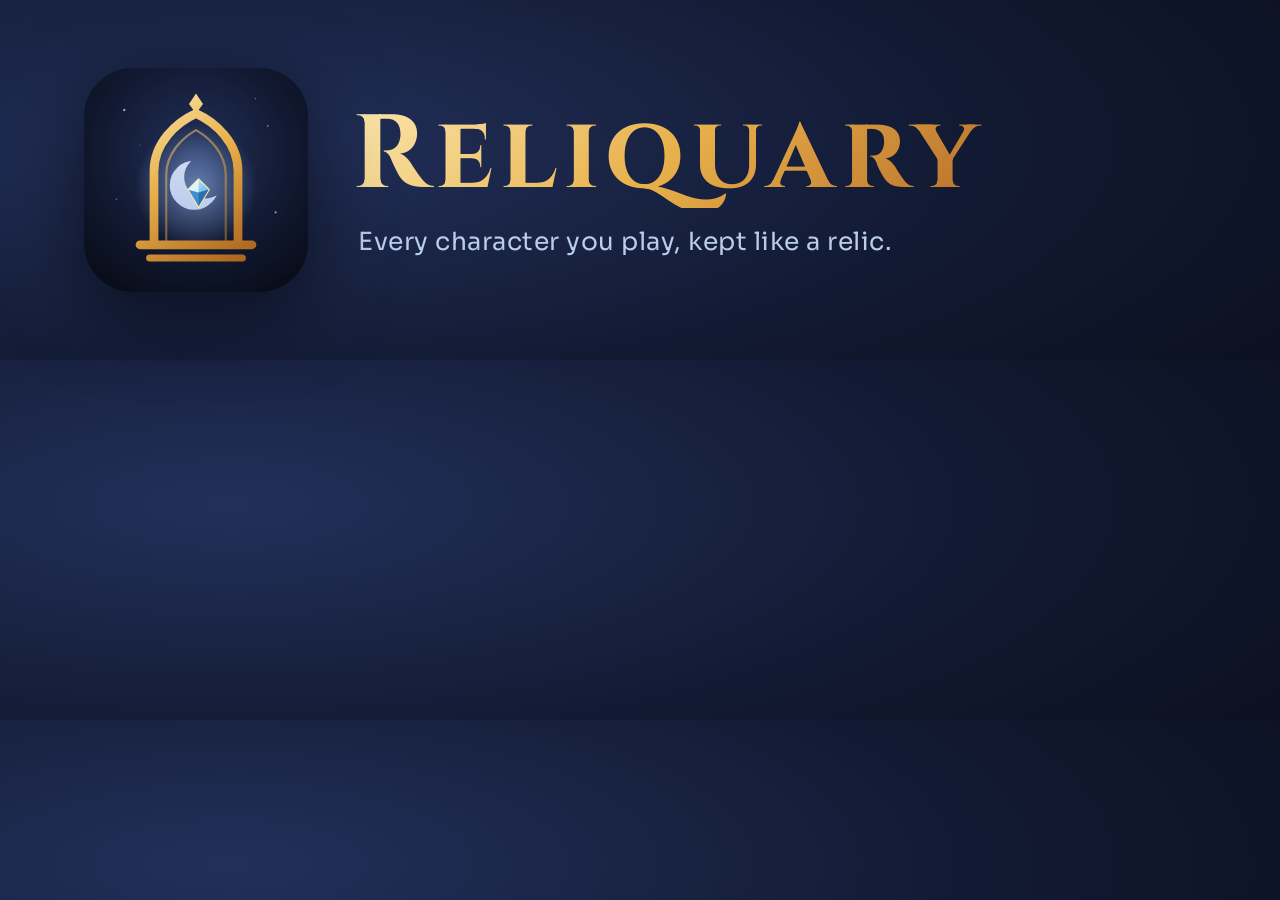
<file: brand/banner.html>
<!doctype html>
<html><head><meta charset="utf-8"><title>Reliquary banner</title>
<style>
@font-face { font-family: Cinzel; src: url(../web/fonts/cinzel-variable.woff2) format("woff2"); font-weight: 400 900; }
@font-face { font-family: Sora; src: url(../web/fonts/sora-variable.woff2) format("woff2"); font-weight: 100 800; }
html, body { margin: 0; }
body { width: 1280px; height: 360px; overflow: hidden; display: flex; align-items: center; gap: 44px; padding: 0 84px; box-sizing: border-box;
  background: radial-gradient(120% 140% at 18% 40%, #22305a 0%, #121a33 48%, #080b16 100%); color: #f5ecd9; font-family: Sora, sans-serif; }
img { width: 224px; height: 224px; filter: drop-shadow(0 18px 40px rgba(0,0,0,.55)); }
h1 { margin: 0; font-family: Cinzel, serif; font-weight: 700; font-size: 104px; letter-spacing: .06em; line-height: 1;
  background: linear-gradient(135deg, #fbe7ad 0%, #e8b04a 50%, #b8702a 100%); -webkit-background-clip: text; background-clip: text; color: transparent; }
p { margin: 18px 0 0 6px; font-size: 25px; font-weight: 400; letter-spacing: .02em; color: #bacdec; }
</style></head>
<body><img src="logo.svg" alt=""><div><h1>Reliquary</h1><p>Every character you play, kept like a relic.</p></div></body></html>
</file>
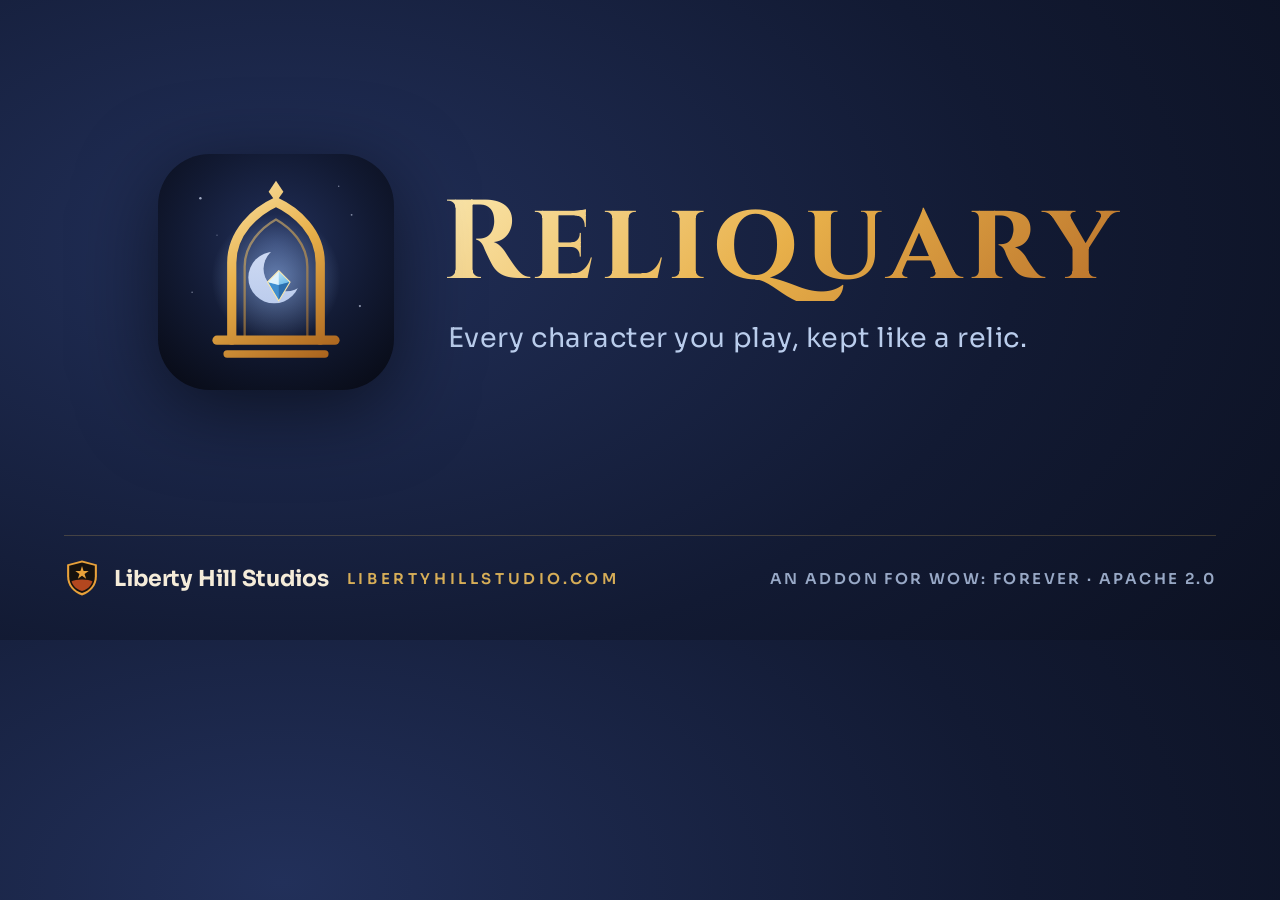
<file: brand/social-preview.html>
<!doctype html>
<html><head><meta charset="utf-8"><title>Reliquary social preview</title>
<!-- The picture GitHub shows when the repository is linked (Settings, Social preview): 1280x640,
     photographed by Chromium to social-preview.png. -->
<style>
@font-face { font-family: Cinzel; src: url(../web/fonts/cinzel-variable.woff2) format("woff2"); font-weight: 400 900; }
@font-face { font-family: Sora; src: url(../web/fonts/sora-variable.woff2) format("woff2"); font-weight: 100 800; }
html, body { margin: 0; }
body { width: 1280px; height: 640px; overflow: hidden; position: relative; box-sizing: border-box; color: #f5ecd9; font-family: Sora, sans-serif;
  background: radial-gradient(120% 140% at 22% 38%, #22305a 0%, #121a33 48%, #080b16 100%); }
.main { position: absolute; left: 0; right: 0; top: 0; bottom: 96px; display: flex; align-items: center; justify-content: center; gap: 48px; }
.main img { width: 236px; height: 236px; filter: drop-shadow(0 18px 40px rgba(0,0,0,.55)); }
h1 { margin: 0; font-family: Cinzel, serif; font-weight: 700; font-size: 112px; letter-spacing: .06em; line-height: 1;
  background: linear-gradient(135deg, #fbe7ad 0%, #e8b04a 50%, #b8702a 100%); -webkit-background-clip: text; background-clip: text; color: transparent; }
p { margin: 20px 0 0 6px; font-size: 27px; letter-spacing: .02em; color: #bacdec; }
.foot { position: absolute; left: 64px; right: 64px; bottom: 44px; display: flex; align-items: center; justify-content: space-between;
  padding-top: 24px; border-top: 1px solid rgba(236,190,91,.22); }
.studio { display: flex; align-items: center; gap: 14px; font-weight: 700; font-size: 22px; letter-spacing: -.005em; color: #f5ecd9; }
.studio img { width: 36px; height: 36px; }
.studio span { color: rgba(236,190,91,.9); font-weight: 600; font-size: 15px; letter-spacing: .24em; text-transform: uppercase; margin-left: 4px; }
.tag { font-weight: 600; font-size: 15px; letter-spacing: .16em; text-transform: uppercase; color: rgba(186,205,236,.8); }
</style></head>
<body>
<div class="main"><img src="logo.svg" alt=""><div><h1>Reliquary</h1><p>Every character you play, kept like a relic.</p></div></div>
<div class="foot"><div class="studio"><img src="../web/art/lhs-mark.svg" alt="">Liberty Hill Studios<span>libertyhillstudio.com</span></div>
<div class="tag">An addon for WoW: Forever · Apache 2.0</div></div>
</body></html>
</file>
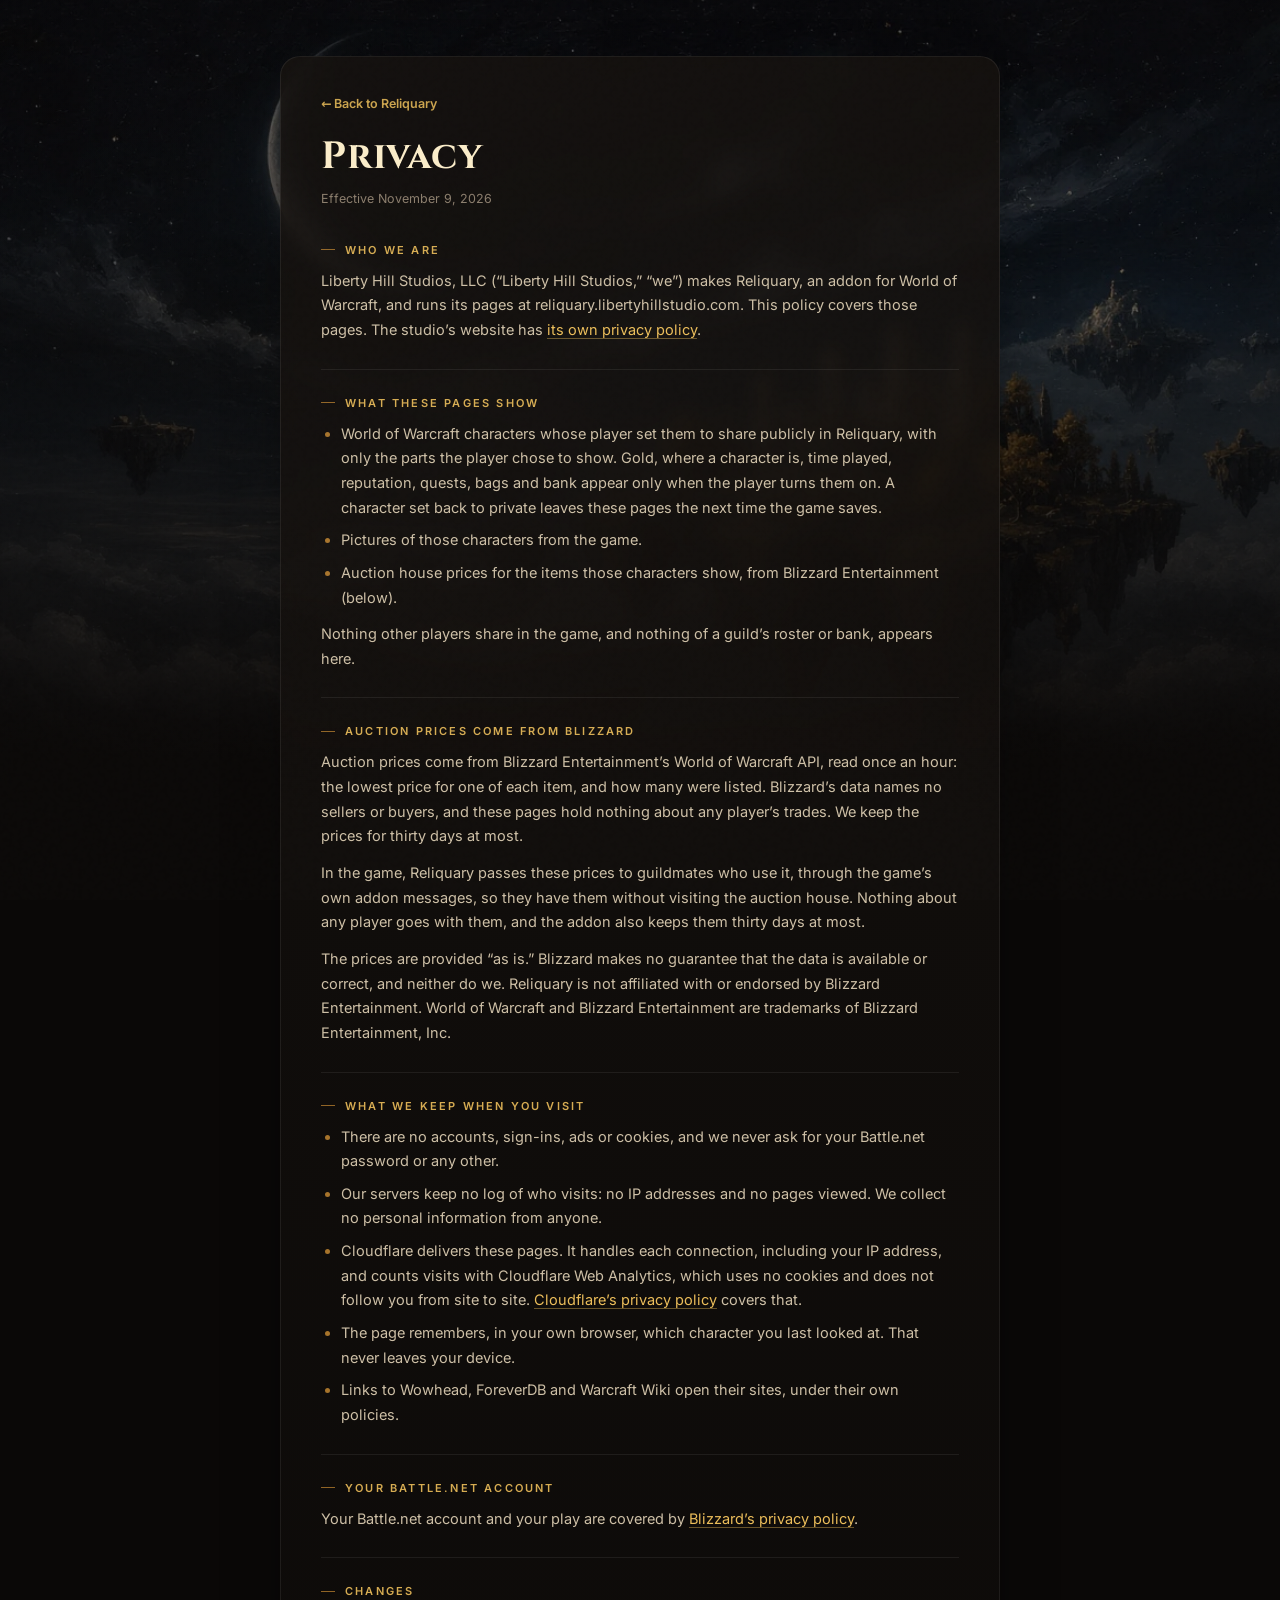
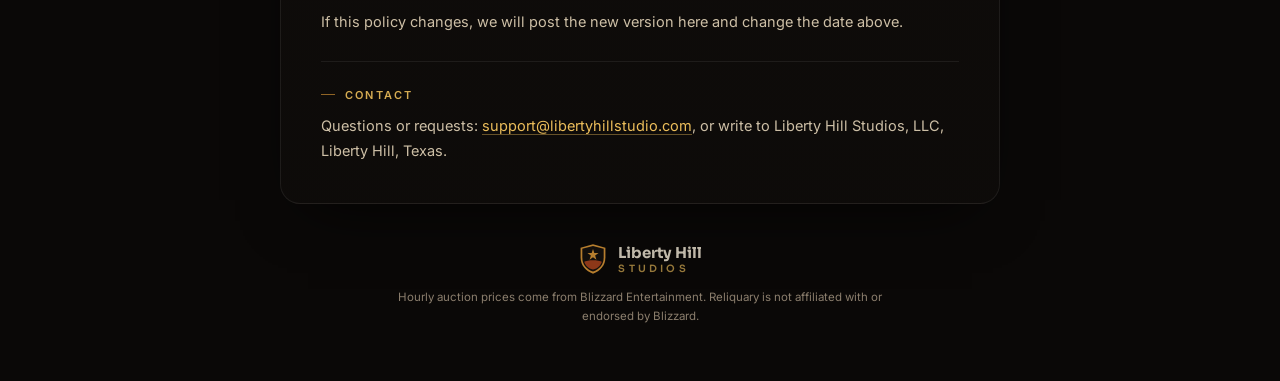
<file: web/privacy.html>
<!DOCTYPE html>
<html lang="en">
<head>
<meta charset="utf-8">
<meta name="viewport" content="width=device-width, initial-scale=1, viewport-fit=cover">
<meta name="theme-color" content="#0a0807">
<title>Privacy · Reliquary</title>
<meta name="description" content="What Reliquary's pages show, where their auction prices come from, and what they keep when you visit.">
<link rel="icon" type="image/png" href="art/icon-192.png">
<link rel="apple-touch-icon" href="art/icon-180.png">
<link rel="preload" href="fonts/cinzel-variable.woff2" as="font" type="font/woff2" crossorigin>
<link rel="preload" href="fonts/inter-variable.woff2" as="font" type="font/woff2" crossorigin>
<link rel="stylesheet" href="app.css">
</head>
<body>
<div class="heavens" aria-hidden="true"><img src="art/backdrop.webp" alt=""></div>
<main class="page docpage">
  <article class="card doc rise">
    <a class="docback" href="./">Back to Reliquary</a>
    <h1>Privacy</h1>
    <p class="docdate">Effective November 9, 2026</p>

    <section>
      <h2>Who we are</h2>
      <p>Liberty Hill Studios, LLC (“Liberty Hill Studios,” “we”) makes Reliquary, an addon for World of Warcraft, and runs its pages at reliquary.libertyhillstudio.com. This policy covers those pages. The studio’s website has <a href="https://libertyhillstudio.com/privacy" rel="noopener">its own privacy policy</a>.</p>
    </section>

    <section>
      <h2>What these pages show</h2>
      <ul>
        <li>World of Warcraft characters whose player set them to share publicly in Reliquary, with only the parts the player chose to show. Gold, where a character is, time played, reputation, quests, bags and bank appear only when the player turns them on. A character set back to private leaves these pages the next time the game saves.</li>
        <li>Pictures of those characters from the game.</li>
        <li>Auction house prices for the items those characters show, from Blizzard Entertainment (below).</li>
      </ul>
      <p>Nothing other players share in the game, and nothing of a guild’s roster or bank, appears here.</p>
    </section>

    <section>
      <h2>Auction prices come from Blizzard</h2>
      <p>Auction prices come from Blizzard Entertainment’s World of Warcraft API, read once an hour: the lowest price for one of each item, and how many were listed. Blizzard’s data names no sellers or buyers, and these pages hold nothing about any player’s trades. We keep the prices for thirty days at most.</p>
      <p>In the game, Reliquary passes these prices to guildmates who use it, through the game’s own addon messages, so they have them without visiting the auction house. Nothing about any player goes with them, and the addon also keeps them thirty days at most.</p>
      <p>The prices are provided “as is.” Blizzard makes no guarantee that the data is available or correct, and neither do we. Reliquary is not affiliated with or endorsed by Blizzard Entertainment. World of Warcraft and Blizzard Entertainment are trademarks of Blizzard Entertainment, Inc.</p>
    </section>

    <section>
      <h2>What we keep when you visit</h2>
      <ul>
        <li>There are no accounts, sign-ins, ads or cookies, and we never ask for your Battle.net password or any other.</li>
        <li>Our servers keep no log of who visits: no IP addresses and no pages viewed. We collect no personal information from anyone.</li>
        <li>Cloudflare delivers these pages. It handles each connection, including your IP address, and counts visits with Cloudflare Web Analytics, which uses no cookies and does not follow you from site to site. <a href="https://www.cloudflare.com/privacypolicy/" rel="noopener">Cloudflare’s privacy policy</a> covers that.</li>
        <li>The page remembers, in your own browser, which character you last looked at. That never leaves your device.</li>
        <li>Links to Wowhead, ForeverDB and Warcraft Wiki open their sites, under their own policies.</li>
      </ul>
    </section>

    <section>
      <h2>Your Battle.net account</h2>
      <p>Your Battle.net account and your play are covered by <a href="https://www.blizzard.com/en-us/legal/a4380ee5-5c8d-4e3b-83b7-ea26d01a9918/blizzard-entertainment-online-privacy-policy" rel="noopener">Blizzard’s privacy policy</a>.</p>
    </section>

    <section>
      <h2>Changes</h2>
      <p>If this policy changes, we will post the new version here and change the date above.</p>
    </section>

    <section>
      <h2>Contact</h2>
      <p>Questions or requests: <a href="mailto:support@libertyhillstudio.com">support@libertyhillstudio.com</a>, or write to Liberty Hill Studios, LLC, Liberty Hill, Texas.</p>
    </section>
  </article>
</main>
<footer class="studio">
  <a href="https://libertyhillstudio.com/" rel="noopener"><img src="art/lhs-mark.svg" alt="" width="30" height="30"><span><b>Liberty Hill</b><small>Studios</small></span></a>
  <p class="legal">Hourly auction prices come from Blizzard Entertainment. Reliquary is not affiliated with or endorsed by Blizzard.</p>
</footer>
</body>
</html>
</file>
<file: web/app.css>
/* Reliquary: the Liberty Hill Studios console's clothes (ink, gold, ember; Sora, Inter,
   JetBrains Mono), with Cinzel for a character's name and their ring's engraving and
   EB Garamond italic for the words of the story. */
@font-face { font-family: "Sora"; src: url("fonts/sora-variable.woff2") format("woff2"); font-weight: 100 800; font-display: swap; }
@font-face { font-family: "Inter"; src: url("fonts/inter-variable.woff2") format("woff2"); font-weight: 100 900; font-display: swap; }
@font-face { font-family: "JetBrains Mono"; src: url("fonts/jetbrains-mono-variable.woff2") format("woff2"); font-weight: 100 800; font-display: swap; }
@font-face { font-family: "Cinzel"; src: url("fonts/cinzel-variable.woff2") format("woff2"); font-weight: 400 900; font-display: swap; }
@font-face { font-family: "EB Garamond"; src: url("fonts/eb-garamond-italic-variable.woff2") format("woff2"); font-style: italic; font-weight: 400 800; font-display: swap; }

:root {
  color-scheme: dark;
  --ink-950: 10 8 7; --ink-900: 15 12 10; --ink-850: 21 17 14; --ink-800: 27 22 18; --ink-750: 34 27 22; --ink-700: 43 35 28; --ink-600: 58 47 37;
  --gold-100: 250 236 201; --gold-200: 243 214 147; --gold-300: 236 190 91; --gold-400: 232 161 58; --gold-500: 212 132 42; --gold-600: 179 102 31;
  --ember-300: 229 122 83; --ember-400: 212 84 43; --ember-500: 179 71 31;
  --parchment: 245 236 217; --parchment-muted: 205 191 166; --parchment-dim: 164 151 126; --parchment-faint: 139 126 109;
  --verdant: 95 184 122; --sky: 90 168 224; --moon: 186 204 236; --amberlite: 232 194 90; --crimson: 224 96 79; --plum: 168 120 216; --cyan: 111 199 194;
  --hairline: 255 255 255;
  --q0: #9d9d9d; --q1: #f5ecd9; --q2: #1eff00; --q3: #3d9bff; --q4: #b763ff; --q5: #ff8000; --q6: #e6cc80; --q7: #00ccff;
  --shadow-panel: 0 24px 60px -28px rgba(0,0,0,.85);
  --grad-gold-sheen: linear-gradient(135deg,#f3d693 0%,#e8a13a 45%,#b3661f 100%);
  --grain: url("data:image/svg+xml,%3Csvg viewBox='0 0 200 200' xmlns='http://www.w3.org/2000/svg'%3E%3Cfilter id='n'%3E%3CfeTurbulence type='fractalNoise' baseFrequency='0.9' numOctaves='4' stitchTiles='stitch'/%3E%3C/filter%3E%3Crect width='100%25' height='100%25' filter='url(%23n)' opacity='0.4'/%3E%3C/svg%3E");
  --display: "Sora", ui-sans-serif, system-ui, sans-serif;
  --sans: "Inter", ui-sans-serif, system-ui, sans-serif;
  --mono: "JetBrains Mono", ui-monospace, SFMono-Regular, Menlo, monospace;
  --name: "Cinzel", "Trajan Pro", Georgia, serif;
  --story: "EB Garamond", Georgia, serif;
  --ease-out: cubic-bezier(.22,1,.36,1);
  /* An iPhone's notch, status bar and home bar (none on a computer). The page draws under them
     (viewport-fit=cover, and a translucent status bar in the Home Screen app), so what has to be
     read or tapped keeps clear of them. */
  --safe-t: env(safe-area-inset-top, 0px); --safe-r: env(safe-area-inset-right, 0px);
  --safe-b: env(safe-area-inset-bottom, 0px); --safe-l: env(safe-area-inset-left, 0px);
}
* { box-sizing: border-box; min-width: 0; }
html, body { margin: 0; max-width: 100%; overflow-x: clip; }
body {
  font-family: var(--sans); font-size: 13.5px; line-height: 1.5; color: rgb(var(--parchment));
  background: rgb(var(--ink-950)); min-height: 100vh; -webkit-font-smoothing: antialiased;
}
body::before { content: ""; position: fixed; inset: 0; background-image: var(--grain); opacity: .035; pointer-events: none; z-index: 50; mix-blend-mode: screen; }
::selection { background: rgba(232,161,58,.28); color: #fff; }
a { color: rgb(var(--gold-300)); }
:focus-visible { outline: 2px solid rgb(var(--gold-400)); outline-offset: 2px; border-radius: 6px; }
button { font: inherit; color: inherit; }
h1, h2, h3 { margin: 0; }
.mono { font-family: var(--mono); font-variant-numeric: tabular-nums; }
.num { font-family: var(--display); font-variant-numeric: tabular-nums; letter-spacing: -.01em; }
.dim { color: rgb(var(--parchment-dim)); } .faint { color: rgb(var(--parchment-faint)); } .muted { color: rgb(var(--parchment-muted)); }
.story { font-family: var(--story); font-style: italic; font-size: 1.12em; color: rgb(var(--parchment-muted)); }
.sr { position: absolute; width: 1px; height: 1px; overflow: hidden; clip-path: inset(50%); white-space: nowrap; }

/* ── The sky: the backdrop painting behind the hero, melting into ink ─────────── */
.heavens { position: absolute; inset: 0 0 auto 0; height: 760px; z-index: 0; overflow: hidden; pointer-events: none; }
.heavens img { width: 100%; height: 100%; object-fit: cover; object-position: 50% 30%; opacity: .62; filter: saturate(.9) contrast(1.05); transform: scale(1.04); animation: drift 60s ease-in-out infinite alternate; }
.heavens::after { content: ""; position: absolute; inset: 0;
  background:
    linear-gradient(180deg, rgba(10,8,7,.35) 0%, rgba(10,8,7,.15) 30%, rgba(10,8,7,.75) 70%, rgb(10,8,7) 100%),
    radial-gradient(900px 500px at 18% 40%, rgba(10,8,7,.55), transparent 70%); }
@keyframes drift { from { transform: scale(1.04) translate3d(0,0,0); } to { transform: scale(1.09) translate3d(-1.5%, -1%, 0); } }

.page { position: relative; z-index: 1; max-width: 1480px; margin: 0 auto; padding: calc(16px + var(--safe-t)) max(20px, var(--safe-r)) 80px max(20px, var(--safe-l)); }

/* ── Top strip: characters and the save light ──────────────────────────────────── */
.strip { display: flex; align-items: center; gap: 12px; margin-bottom: 18px; }
.roster { display: flex; gap: 6px; overflow-x: auto; scrollbar-width: none; flex: 1; padding: 2px; }
.roster::-webkit-scrollbar { display: none; }
.who-chip { display: inline-flex; align-items: center; gap: 8px; flex: 0 0 auto; padding: 5px 12px 5px 5px; border-radius: 999px; border: 1px solid rgb(var(--hairline)/.1);
  background: rgb(var(--ink-950)/.55); backdrop-filter: blur(8px); cursor: pointer; font-size: 12px; font-weight: 600; color: rgb(var(--parchment-dim));
  transition: border-color .25s, background .25s, color .25s; }
.who-chip:hover { color: rgb(var(--parchment)); border-color: rgb(var(--gold-400)/.35); }
.who-chip[aria-pressed="true"] { color: rgb(var(--gold-100)); border-color: rgb(var(--gold-400)/.55); background: rgb(var(--gold-400)/.12); box-shadow: 0 0 24px -10px rgba(232,161,58,.6); }
.who-chip .av { position: relative; flex: 0 0 auto; width: 28px; height: 28px; margin-right: 7px; border-radius: 50%; background: rgb(var(--ink-900));
  box-shadow: 0 0 0 2px var(--cc, rgb(var(--parchment-dim))); }
.who-chip .av .ini { display: grid; place-items: center; width: 100%; height: 100%; font: 700 14px var(--name); color: rgb(var(--gold-200)/.8); }
.who-chip .av .face { position: absolute; inset: 0; border-radius: 50%; overflow: hidden; }
/* The face crop holds head and shoulders; at this size, lean in on her face. */
.who-chip .av img { width: 100%; height: 100%; object-fit: cover; transform: scale(1.4); transform-origin: 50% 58%; }
.who-chip .av .missing::before { content: none; }
.who-chip .lv { position: absolute; right: -10px; bottom: -6px; display: grid; place-items: center; min-width: 16px; height: 16px; padding: 0 3px; border-radius: 999px;
  font: 700 9px var(--display); color: rgb(var(--ink-950)); background: var(--cc, rgb(var(--parchment-dim))); box-shadow: 0 0 0 2px rgb(var(--ink-950)); }
.saved { display: inline-flex; align-items: center; gap: 8px; flex: 0 0 auto; padding: 6px 12px; border-radius: 999px; font-size: 11.5px; font-weight: 600; letter-spacing: .02em;
  border: 1px solid rgb(var(--hairline)/.1); background: rgb(var(--ink-950)/.55); backdrop-filter: blur(8px); color: rgb(var(--parchment-dim)); }
.saved i { width: 7px; height: 7px; border-radius: 50%; background: rgb(var(--parchment-faint)); }
.saved.live i { background: rgb(var(--verdant)); box-shadow: 0 0 10px rgb(var(--verdant)/.8); animation: pulse 2.4s ease-in-out infinite; }
.saved.flash { animation: flash 1.6s var(--ease-out); }
@keyframes flash { 0% { border-color: rgb(var(--gold-400)/.9); box-shadow: 0 0 30px -4px rgba(232,161,58,.8); color: rgb(var(--gold-100)); } 100% { } }
@keyframes pulse { 0%,100% { opacity: 1; transform: scale(1);} 50% { opacity: .5; transform: scale(.8);} }
.sample-tag { flex: 0 0 auto; padding: 6px 12px; border-radius: 999px; font-size: 11px; font-weight: 700; letter-spacing: .12em; text-transform: uppercase;
  color: rgb(var(--sky)); border: 1px solid rgb(var(--sky)/.35); background: rgb(var(--sky)/.12); text-decoration: none; }

/* ── Hero ────────────────────────────────────────────────────────────────────── */
.hero { display: grid; grid-template-columns: auto 1fr; gap: 44px; align-items: center; padding: 26px 8px 34px; }
.ring { position: relative; width: 300px; height: 300px; flex: 0 0 auto; }
.ring svg { position: absolute; inset: 0; overflow: visible; }
.ring .track { fill: none; stroke: rgb(var(--hairline)/.07); }
.ring .arc { fill: none; stroke-linecap: round; transform: rotate(-90deg); transform-origin: 150px 150px; transition: stroke-dashoffset 1.2s var(--ease-out); }
.ring .arc.xp { stroke: url(#gXP); filter: drop-shadow(0 0 7px rgba(232,161,58,.55)); }
.ring .arc.rest { stroke: url(#gRest); filter: drop-shadow(0 0 6px rgba(186,204,236,.45)); }
.ring .engrave { font: 600 11px var(--name); letter-spacing: .2em; fill: rgb(var(--gold-200)/.5); text-transform: uppercase; }
.ring .spin { transform-origin: 150px 150px; animation: spin 140s linear infinite; }
@keyframes spin { to { transform: rotate(360deg); } }
.ring .portrait { position: absolute; inset: 46px; border-radius: 50%; overflow: hidden; background: rgb(var(--ink-900));
  box-shadow: inset 0 0 0 1px rgb(var(--hairline)/.1), 0 18px 60px -14px rgba(0,0,0,.95), 0 0 0 6px rgb(var(--ink-950)/.6); }
.ring .portrait img { width: 100%; height: 100%; object-fit: cover; object-position: 50% 28%; transform: scale(1.02); }
.ring .portrait .face { display: block; width: 100%; height: 100%; padding: 0; border: 0; background: none; cursor: zoom-in; }
.ring .portrait .face img { object-position: 50% 50%; }
.ring .portrait .face:focus-visible { outline: 2px solid rgb(var(--gold-300)); outline-offset: -4px; border-radius: 50%; }
.ring .portrait .initial { display: grid; place-items: center; width: 100%; height: 100%; font: 700 84px var(--name); color: rgb(var(--gold-200)/.8);
  background: radial-gradient(circle at 50% 35%, rgb(var(--ink-700)), rgb(var(--ink-950))); }
.ring .halo { position: absolute; inset: 36px; border-radius: 50%; box-shadow: 0 0 0 1px rgba(232,161,58,.22), 0 0 60px -6px rgba(232,161,58,.35); animation: breathe 5s ease-in-out infinite; pointer-events: none; }
@keyframes breathe { 0%,100% { opacity: .5; } 50% { opacity: 1; } }
.ring .medal { position: absolute; left: 50%; bottom: 22px; transform: translateX(-50%); display: grid; place-items: center; width: 62px; height: 62px; border-radius: 50%;
  background: radial-gradient(circle at 35% 30%, #3a2c1d, #120e0b 70%); border: 1px solid rgb(var(--gold-400)/.55);
  box-shadow: 0 10px 30px -8px rgba(0,0,0,.9), inset 0 0 18px rgba(232,161,58,.18), 0 0 22px -6px rgba(232,161,58,.6); }
.ring .medal b { font: 700 24px var(--display); color: rgb(var(--gold-100)); line-height: 1; letter-spacing: -.03em; }
.ring .medal span { position: absolute; bottom: 9px; font: 700 7.5px var(--sans); letter-spacing: .2em; color: rgb(var(--gold-300)/.75); text-transform: uppercase; }

.ident .eyebrow { font-size: 11px; font-weight: 600; letter-spacing: .24em; text-transform: uppercase; color: rgb(var(--gold-300)/.85); }
.ident h1 { font: 600 clamp(38px, 5.4vw, 68px)/1.02 var(--name); letter-spacing: .02em; margin: 8px 0 6px;
  background: linear-gradient(180deg, #fbf1dc 0%, #efd49b 55%, #c99447 100%); -webkit-background-clip: text; background-clip: text; color: transparent;
  text-shadow: 0 0 0 transparent; filter: drop-shadow(0 6px 24px rgba(0,0,0,.6)); }
.ident .fulltitle { font-family: var(--story); font-style: italic; font-size: 19px; color: rgb(var(--parchment-muted)); margin-bottom: 10px; }
.ident .line { font-size: 15px; color: rgb(var(--parchment)); }
.ident .line b { font-weight: 600; }
.tags { display: flex; flex-wrap: wrap; gap: 8px; margin-top: 14px; }
.tag { display: inline-flex; align-items: center; gap: 7px; padding: 5px 11px; border-radius: 999px; font-size: 11.5px; font-weight: 600; border: 1px solid rgb(var(--hairline)/.12);
  background: rgb(var(--ink-950)/.5); backdrop-filter: blur(6px); color: rgb(var(--parchment-muted)); }
.tag svg { width: 13px; height: 13px; opacity: .8; }
.tag.gold { color: rgb(var(--gold-200)); border-color: rgb(var(--gold-400)/.35); background: rgb(var(--gold-400)/.1); }
.tag.crimson { color: rgb(236 140 126); border-color: rgb(var(--crimson)/.35); background: rgb(var(--crimson)/.1); }
.tag.sky { color: rgb(var(--moon)); border-color: rgb(var(--moon)/.3); background: rgb(var(--moon)/.08); }

.xpbar { margin-top: 20px; max-width: 640px; }
.xpbar .row { display: flex; justify-content: space-between; align-items: baseline; font-size: 12px; color: rgb(var(--parchment-dim)); margin-bottom: 7px; }
.xpbar .row b { color: rgb(var(--parchment)); font-weight: 600; }
.xpbar .bar { position: relative; height: 10px; border-radius: 6px; background: rgb(var(--hairline)/.06); overflow: hidden; box-shadow: inset 0 0 0 1px rgb(var(--hairline)/.05); }
.xpbar .bar i { position: absolute; top: 0; bottom: 0; left: 0; border-radius: 6px; transition: width 1.2s var(--ease-out); }
.xpbar .bar i.rest { background: linear-gradient(90deg, rgb(var(--moon)/.25), rgb(var(--moon)/.45)); }
.xpbar .bar i.xp { background: var(--grad-gold-sheen); box-shadow: 0 0 14px rgba(232,161,58,.6); }
.xpbar .bar .ticks { position: absolute; inset: 0; background: repeating-linear-gradient(90deg, transparent 0 calc(5% - 1px), rgba(10,8,7,.55) calc(5% - 1px) 5%); }

.vitals { display: grid; grid-template-columns: repeat(4, minmax(0, 1fr)); gap: 10px; margin-top: 18px; max-width: 760px; }
.vital { padding: 11px 14px; border-radius: 14px; border: 1px solid rgb(var(--hairline)/.08); background: rgb(var(--ink-950)/.55); backdrop-filter: blur(8px); }
.vital .k { font-size: 10px; font-weight: 600; letter-spacing: .16em; text-transform: uppercase; color: rgb(var(--parchment-faint)); }
.vital .v { font: 700 20px var(--display); margin-top: 3px; letter-spacing: -.02em; white-space: nowrap; }
.vital .s { font-size: 11px; color: rgb(var(--parchment-faint)); margin-top: 1px; white-space: nowrap; overflow: hidden; text-overflow: ellipsis; }
.vital.hp .v { color: rgb(var(--verdant)); } .vital.mp .v { color: rgb(var(--sky)); }
.coin { display: inline-flex; align-items: baseline; gap: 3px; margin-right: 6px; }
.coin::after { content: ""; width: 9px; height: 9px; border-radius: 50%; transform: translateY(-1px); box-shadow: inset 0 -2px 2px rgba(0,0,0,.35); }
.coin-g::after { background: radial-gradient(circle at 35% 35%, #fff2b8, #e3b23c 60%, #9a6a12); }
.coin-s::after { background: radial-gradient(circle at 35% 35%, #ffffff, #c4c7d0 60%, #7b7f8a); }
.coin-c::after { background: radial-gradient(circle at 35% 35%, #ffd1b0, #c26f3a 60%, #7a3d17); }

/* ── Cards ──────────────────────────────────────────────────────────────────── */
.grid { display: grid; grid-template-columns: repeat(12, minmax(0, 1fr)); gap: 16px; }
.card { grid-column: span 12; position: relative; padding: 20px; border-radius: 20px; border: 1px solid rgb(var(--hairline)/.07);
  background: linear-gradient(180deg, rgb(var(--ink-850)/.82), rgb(var(--ink-900)/.82)); backdrop-filter: blur(8px); box-shadow: var(--shadow-panel); }
.card > header { display: flex; align-items: baseline; justify-content: space-between; gap: 12px; margin-bottom: 16px; }
.card h2 { font: 600 11px var(--sans); letter-spacing: .2em; text-transform: uppercase; color: rgb(var(--gold-300)/.9); display: flex; align-items: center; gap: 10px; }
.card h2::before { content: ""; width: 14px; height: 1px; background: rgb(var(--gold-400)/.6); }
.card header small { font-size: 11.5px; color: rgb(var(--parchment-faint)); }
.stack { display: grid; gap: 16px; align-content: start; }
.c-12 { grid-column: span 12; } .c-8 { grid-column: span 8; } .c-7 { grid-column: span 7; } .c-6 { grid-column: span 6; } .c-5 { grid-column: span 5; } .c-4 { grid-column: span 4; }
.rise { animation: rise .7s var(--ease-out) both; animation-delay: calc(var(--i, 0) * 70ms); }
@keyframes rise { from { opacity: 0; transform: translateY(14px); } to { opacity: 1; transform: none; } }

/* ── Icons ──────────────────────────────────────────────────────────────────── */
.ico { position: relative; display: inline-grid; place-items: center; width: var(--s, 44px); height: var(--s, 44px); flex: 0 0 auto; border-radius: 9px; overflow: hidden;
  background: rgb(var(--ink-750)); box-shadow: 0 0 0 1px var(--qc, rgb(var(--hairline)/.14)), 0 0 18px -8px var(--qc, transparent), inset 0 0 0 1px rgba(0,0,0,.6); }
.ico img { position: absolute; inset: -6%; width: 112%; height: 112%; object-fit: cover; }
.ico .fallback { font: 700 calc(var(--s, 44px) * .38) var(--display); color: var(--qc, rgb(var(--parchment-dim))); opacity: .8; }
.ico.hollow { color: rgb(var(--parchment-faint)/.55); background: rgb(var(--ink-900)); }
.ico.hollow svg { width: 38%; height: 38%; }
.ico .count { position: absolute; right: 3px; bottom: 1px; font: 700 11px var(--display); color: #fff; text-shadow: 0 1px 2px #000, 0 0 4px #000; }
.ico::after { content: ""; position: absolute; inset: 0; border-radius: inherit; box-shadow: inset 0 1px 0 rgba(255,255,255,.12); pointer-events: none; }
.q0 { --qc: var(--q0); } .q1 { --qc: rgba(245,236,217,.35); } .q2 { --qc: var(--q2); } .q3 { --qc: var(--q3); } .q4 { --qc: var(--q4); } .q5 { --qc: var(--q5); } .q6 { --qc: var(--q6); } .q7 { --qc: var(--q7); }
.qt0 { color: var(--q0); } .qt1 { color: var(--q1); } .qt2 { color: var(--q2); } .qt3 { color: var(--q3); } .qt4 { color: var(--q4); } .qt5 { color: var(--q5); } .qt6 { color: var(--q6); } .qt7 { color: var(--q7); }

/* ── Paper doll ─────────────────────────────────────────────────────────────── */
.doll { display: grid; grid-template-columns: minmax(0,1fr) 300px minmax(0,1fr); gap: 18px; align-items: stretch; }
.slots { display: grid; gap: 8px; align-content: start; }
.slot { display: flex; align-items: center; gap: 11px; padding: 6px 8px; border-radius: 12px; cursor: default; transition: background .2s; }
.slot:hover, .slot:focus-visible { background: rgb(var(--hairline)/.04); }
.slot[data-tip], .slot[data-stip] { cursor: pointer; }
.slots.right .slot { flex-direction: row-reverse; text-align: right; }
.slot .meta { min-width: 0; }
.slot .nm { font-weight: 600; font-size: 12.5px; white-space: nowrap; overflow: hidden; text-overflow: ellipsis; }
.slot .sb { font-size: 11px; color: rgb(var(--parchment-faint)); white-space: nowrap; }
.slot.empty .ico { background: rgb(var(--ink-900)); box-shadow: inset 0 0 0 1px rgb(var(--hairline)/.07); }
.slot.empty .nm { color: rgb(var(--parchment-faint)); font-weight: 500; }
.slot.twohand .ico { opacity: .32; filter: grayscale(1); }
.slot.twohand .nm { color: rgb(var(--parchment-faint)); font-weight: 500; }
.wear { display: inline-block; width: 28px; height: 3px; border-radius: 2px; background: rgb(var(--hairline)/.1); vertical-align: middle; margin: 0 4px; overflow: hidden; }
.wear i { display: block; height: 100%; background: rgb(var(--verdant)); }
.wear.low i { background: rgb(var(--amberlite)); } .wear.bad i { background: rgb(var(--crimson)); }
.figure { position: relative; border-radius: 18px; overflow: hidden; min-height: 520px; background: rgb(var(--ink-900)); box-shadow: inset 0 0 0 1px rgb(var(--hairline)/.08); }
.figure img { position: absolute; inset: 0; width: 100%; height: 100%; object-fit: cover; object-position: 50% 20%; }
.figure::after { content: ""; position: absolute; inset: 0; background: linear-gradient(180deg, transparent 55%, rgba(10,8,7,.92)); }
.figure.blank { display: grid; place-items: center; background: radial-gradient(circle at 50% 40%, rgb(var(--ink-800)), rgb(var(--ink-950))); }
.figure.blank .wait { position: relative; z-index: 1; display: grid; justify-items: center; gap: 10px; max-width: 220px; margin-top: -60px; text-align: center;
  font-size: 12.5px; line-height: 1.45; color: rgb(var(--parchment-dim)); }
.figure.blank .wait svg { width: 30px; height: 30px; color: rgb(var(--gold-300)/.75); }
.figure .il { position: absolute; left: 0; right: 0; bottom: 16px; z-index: 1; text-align: center; }
.figure .il b { display: block; font: 700 34px var(--display); letter-spacing: -.03em; color: rgb(var(--gold-100)); }
.figure .il span { font-size: 10px; font-weight: 600; letter-spacing: .2em; text-transform: uppercase; color: rgb(var(--parchment-dim)); }
/* Her real photo from the game in the frame: the camera puts her at the middle of the screen. */
button.figure { display: block; width: 100%; padding: 0; border: 0; font: inherit; color: inherit; text-align: inherit; cursor: zoom-in; }
.figure.real img { object-position: 50% 52%; transform: scale(1.001); transition: opacity .45s ease, transform .9s var(--ease-out); }
.figure.real:hover img, .figure.real:focus-visible img { transform: scale(1.035); }
.figure.real:focus-visible { outline: 2px solid rgb(var(--gold-300)); outline-offset: 3px; }
.figure .chip { position: absolute; z-index: 1; top: 12px; left: 12px; right: 12px; width: max-content; max-width: calc(100% - 24px); display: inline-flex; align-items: center; gap: 6px;
  padding: 5px 10px; border-radius: 999px; font: 600 10.5px var(--sans); letter-spacing: .04em; color: rgb(var(--parchment)); background: rgba(10,8,7,.62);
  border: 1px solid rgb(var(--hairline)/.12); backdrop-filter: blur(6px); white-space: nowrap; overflow: hidden; text-overflow: ellipsis; }
.figure .chip svg { width: 12px; height: 12px; flex: none; color: rgb(var(--gold-300)); }
.weapons { grid-column: 1 / -1; display: flex; justify-content: center; gap: 12px; flex-wrap: wrap; }
/* Beside a longer column, the equipment card runs as long by its portrait (level, in app.js). */
.card.equip.grow { display: flex; flex-direction: column; }
.card.equip.grow .doll { flex: 1 1 auto; grid-template-rows: 1fr auto; }
.weapons .slot { flex-direction: column; text-align: center; width: 150px; }
.weapons .slot .nm { white-space: normal; }

/* ── Stats ──────────────────────────────────────────────────────────────────── */
.statgroup + .statgroup { margin-top: 18px; }
.statgroup h3 { font: 600 10px var(--sans); letter-spacing: .18em; text-transform: uppercase; color: rgb(var(--parchment-faint)); margin-bottom: 8px; }
.stats { display: grid; grid-template-columns: 1fr 1fr; gap: 6px 18px; }
.stat { display: flex; justify-content: space-between; align-items: baseline; padding: 5px 0; border-bottom: 1px dashed rgb(var(--hairline)/.06); }
.stat .k { color: rgb(var(--parchment-dim)); }
.stat .v { font: 600 14px var(--display); font-variant-numeric: tabular-nums; }
.stat .v.up { color: rgb(var(--verdant)); }
.prime { display: grid; grid-template-columns: repeat(5, minmax(0,1fr)); gap: 8px; }
.prime div { padding: 10px 6px 9px; border-radius: 12px; text-align: center; background: rgb(var(--hairline)/.03); border: 1px solid rgb(var(--hairline)/.06); }
.prime b { display: block; font: 700 22px var(--display); letter-spacing: -.02em; }
.prime b.up { color: rgb(var(--verdant)); }
.prime span { font-size: 9.5px; font-weight: 700; letter-spacing: .18em; color: rgb(var(--parchment-faint)); }
.resists { display: grid; grid-template-columns: repeat(5, minmax(0,1fr)); gap: 6px; }
.resists div { display: flex; align-items: center; justify-content: center; gap: 6px; padding: 6px; border-radius: 10px; background: rgb(var(--hairline)/.03); font: 600 13px var(--display); }
.resists i { width: 8px; height: 8px; border-radius: 50%; }

/* ── Talents ────────────────────────────────────────────────────────────────── */
.trees { display: grid; grid-template-columns: repeat(3, minmax(0,1fr)); gap: 16px; }
.tree { position: relative; border-radius: 16px; padding: 14px 14px 18px; background: linear-gradient(180deg, var(--tint, rgba(232,161,58,.06)), transparent 60%), rgb(var(--ink-950)/.4);
  border: 1px solid rgb(var(--hairline)/.06); overflow: hidden; }
.tree header { display: flex; justify-content: space-between; align-items: baseline; margin-bottom: 12px; }
.tree h3 { font: 600 16px var(--display); }
.tree header b { font: 700 18px var(--display); color: rgb(var(--gold-200)); }
.tgrid { position: relative; display: grid; grid-template-columns: repeat(4, 46px); grid-auto-rows: 46px; gap: 14px 16px; justify-content: center; }
.tnode { position: relative; z-index: 1; border-radius: 10px; cursor: default; }
.tnode .ico { --s: 46px; filter: grayscale(1) brightness(.55); }
.tnode.on .ico { filter: none; --qc: rgb(var(--verdant)); }
.tnode.max .ico { --qc: rgb(var(--gold-300)); }
.tnode .rk { position: absolute; right: -7px; bottom: -7px; padding: 1px 5px; border-radius: 6px; font: 700 10px var(--display); background: rgb(var(--ink-950)); border: 1px solid rgb(var(--hairline)/.15); color: rgb(var(--parchment-faint)); }
.tnode.on .rk { color: rgb(var(--verdant)); border-color: rgb(var(--verdant)/.5); }
.tnode.max .rk { color: rgb(var(--gold-200)); border-color: rgb(var(--gold-400)/.6); }
.tlinks { position: absolute; inset: 0; pointer-events: none; z-index: 0; }
.tlinks line { stroke: rgb(var(--hairline)/.12); stroke-width: 3; stroke-linecap: round; }
.tlinks line.on { stroke: rgb(var(--gold-400)/.6); }
.legacy { margin-top: 18px; display: flex; flex-wrap: wrap; gap: 10px; align-items: center; }
.legacy .tag b { color: rgb(var(--gold-100)); }

/* ── Bags ───────────────────────────────────────────────────────────────────── */
.seg { display: inline-flex; padding: 3px; border-radius: 12px; background: rgb(var(--ink-950)/.6); border: 1px solid rgb(var(--hairline)/.08); }
.seg button { border: 0; background: none; padding: 6px 12px; border-radius: 9px; font-size: 12px; font-weight: 600; color: rgb(var(--parchment-dim)); cursor: pointer; }
.seg button[aria-pressed="true"] { background: rgb(var(--gold-400)/.14); color: rgb(var(--gold-100)); box-shadow: inset 0 0 0 1px rgb(var(--gold-400)/.35); }
.bagtools { display: flex; gap: 10px; align-items: center; flex-wrap: wrap; margin-bottom: 14px; }
.search { flex: 1; min-width: 180px; display: flex; align-items: center; gap: 8px; height: 36px; padding: 0 12px; border-radius: 12px; border: 1px solid rgb(var(--hairline)/.1); background: rgb(var(--ink-950)/.6); }
.search input { flex: 1; min-width: 0; border: 0; background: none; outline: none; color: rgb(var(--parchment)); font: 13px var(--sans); text-overflow: ellipsis; }
/* A phone zooms the whole page in on a field whose text is under 16 px. */
@media (pointer: coarse) { .search input { font-size: 16px; } }
.search svg { width: 15px; height: 15px; color: rgb(var(--parchment-faint)); }
.bag + .bag { margin-top: 14px; }
.bag h4 { display: flex; align-items: center; gap: 8px; margin: 0 0 8px; font: 600 12px var(--sans); color: rgb(var(--parchment-muted)); }
.bag h4 small { margin-left: auto; font: 500 11px var(--mono); color: rgb(var(--parchment-faint)); }
.cells { display: grid; grid-template-columns: repeat(auto-fill, 44px); gap: 7px; }
.cell { --s: 44px; border-radius: 9px; }
.cell.empty { width: 44px; height: 44px; border-radius: 9px; background: rgb(var(--ink-950)/.6); box-shadow: inset 0 0 0 1px rgb(var(--hairline)/.05); }
.cell.dimmed { opacity: .14; filter: grayscale(1); }
.cell.hit .ico { box-shadow: 0 0 0 2px rgb(var(--gold-300)), 0 0 18px -2px rgba(232,161,58,.8); }
.empty-note { padding: 18px; border-radius: 14px; border: 1px dashed rgb(var(--hairline)/.12); color: rgb(var(--parchment-dim)); text-align: center; }

/* ── Bars: professions, skills, reputation ─────────────────────────────────── */
.bars { display: grid; gap: 12px; }
.brow { display: grid; grid-template-columns: auto 1fr; gap: 12px; align-items: center; }
.brow .top { display: flex; justify-content: space-between; align-items: baseline; gap: 8px; font-size: 12.5px; }
.brow .top b { font-weight: 600; }
.brow .top span { font: 600 12px var(--display); color: rgb(var(--parchment-dim)); font-variant-numeric: tabular-nums; white-space: nowrap; }
.meter { height: 6px; border-radius: 4px; background: rgb(var(--hairline)/.07); overflow: hidden; margin-top: 6px; }
.meter i { display: block; height: 100%; border-radius: 4px; background: var(--fill, var(--grad-gold-sheen)); transition: width 1s var(--ease-out); }
.subhead { font: 600 10px var(--sans); letter-spacing: .18em; text-transform: uppercase; color: rgb(var(--parchment-faint)); margin: 18px 0 10px; }
.subhead:first-child { margin-top: 0; }
.rep .top b { display: flex; align-items: center; gap: 7px; }
.brow.rep { grid-template-columns: 1fr; margin-bottom: 12px; }
.rep .war { font-size: 9.5px; font-weight: 700; letter-spacing: .12em; padding: 1px 6px; border-radius: 6px; color: rgb(236 140 126); background: rgb(var(--crimson)/.14); }

/* ── Timeline: the road of where she spent her time ───────────────────────────── */
/* Stops run oldest to newest, joined by a gold line. The road sizes to its own card: a list
   down the side when narrow, three or four across when there is room. */
.roadwrap { container-type: inline-size; }
.road { display: grid; grid-template-columns: minmax(0,1fr); padding-top: 6px; }
.stop { position: relative; align-self: start; display: grid; grid-template-columns: 30px minmax(0,1fr); gap: 0 14px; padding: 0 0 18px; text-align: left;
  font: inherit; color: inherit; background: none; border: 0; cursor: pointer; }
.stop:focus-visible { outline: 2px solid rgb(var(--gold-300)); outline-offset: 4px; border-radius: 12px; }
.pin { position: relative; z-index: 1; width: 30px; height: 30px; border-radius: 50%; display: grid; place-items: center; font: 700 11px var(--display);
  color: rgb(var(--ink-950)); background: radial-gradient(circle at 35% 30%, #f6dda0, #c98a2f 70%); border: 1px solid rgb(var(--gold-300));
  box-shadow: 0 0 20px -2px rgba(232,161,58,.7); transition: box-shadow .25s ease; }
.pin.star { color: rgb(var(--moon)); background: rgb(var(--ink-900)); border-color: rgb(var(--moon)/.6); box-shadow: 0 0 18px -4px rgb(var(--moon)/.6); }
.pin.star svg { width: 13px; height: 13px; }
.stop.before::before { background: rgb(var(--moon)/.25); }
.pin.hollow, .stop.folded .pin { color: rgb(var(--gold-200)); background: rgb(var(--ink-900)); border-color: rgb(var(--gold-400)/.55); box-shadow: none; }
.stop::before { content: ""; position: absolute; z-index: 0; top: 30px; left: 14px; width: 2px; height: 100%;
  background: linear-gradient(90deg, rgb(var(--gold-400)/.7), rgb(var(--gold-400)/.7)); }
.stop:last-child::before { display: none; }
.stop.folded::before { background: rgb(var(--hairline)/.12); }
.stop:hover .pin { box-shadow: 0 0 0 4px rgb(var(--gold-400)/.16), 0 0 26px -2px rgba(232,161,58,.85); }
.stop:hover .nm { color: rgb(var(--gold-100)); }
.stop .sd { display: block; min-width: 0; }
.stop .nm { display: block; font: 600 12.5px var(--sans); transition: color .2s ease; }
.stop .rg { display: block; font-size: 10.5px; color: rgb(var(--parchment-faint)); }
.stop .ln { display: block; margin-top: 6px; font-family: var(--story); font-style: italic; font-size: 13.5px; line-height: 1.35; color: rgb(var(--parchment-muted)); }
.stop .when { display: block; margin-top: 4px; font: 500 10.5px var(--mono); color: rgb(var(--gold-300)/.8); }
.first-tag { display: inline-block; margin-top: 5px; padding: 1px 7px; border-radius: 6px; font-size: 9.5px; font-weight: 700; letter-spacing: .12em;
  text-transform: uppercase; color: rgb(var(--moon)); background: rgb(var(--moon)/.1); }
.stop .snap { position: relative; display: block; width: 100%; max-width: 160px; margin: 8px 0 0; aspect-ratio: 4 / 3; border-radius: 10px; overflow: hidden;
  border: 1px solid rgb(var(--gold-400)/.45); background: rgb(var(--ink-900)); box-shadow: 0 6px 18px -8px rgba(232,161,58,.5); }
.stop .snap img, .dph .snap img { width: 100%; height: 100%; object-fit: cover; display: block; transition: opacity .45s ease, transform .6s var(--ease-out); }
.stop:hover .snap img, .dph .snap:hover img { transform: scale(1.06); }
.stop .snap .more { position: absolute; right: 6px; bottom: 6px; padding: 1px 6px; border-radius: 6px; font: 600 10.5px var(--sans); color: rgb(var(--gold-100)); background: rgba(6,5,4,.78); }
.road-more { height: 34px; margin: 0 0 16px; font-size: 12px; }
.road-note { margin: 10px 0 0; font-size: 11.5px; }
@container (min-width: 460px) {
  .road { grid-template-columns: repeat(3, minmax(0,1fr)); gap: 22px 10px; }
  .stop { display: block; padding: 0 4px; text-align: center; }
  .stop .pin { margin: 0 auto 10px; }
  .stop .snap { max-width: 132px; margin: 8px auto 0; }
  .stop::before { top: 15px; left: -50%; width: 100%; height: 2px; }
  .stop:nth-child(n)::before { display: block; } /* a line leads into every stop but a row's first */
  .stop:nth-child(3n+1)::before { display: none; }
}
@container (min-width: 640px) {
  .road { grid-template-columns: repeat(4, minmax(0,1fr)); }
  .stop:nth-child(n)::before { display: block; }
  .stop:nth-child(4n+1)::before { display: none; }
}

/* ── A stop's details: a panel over the page, under the photo viewer ───────────── */
body.detailing { overflow: hidden; }
.detail { position: fixed; inset: 0; z-index: 150; display: grid; place-items: center; padding: max(24px, var(--safe-t)) max(24px, var(--safe-r)) max(24px, var(--safe-b)) max(24px, var(--safe-l)); background: rgba(6,5,4,.72); backdrop-filter: blur(6px);
  opacity: 0; transition: opacity .2s ease; }
.detail[hidden] { display: none; }
.detail.show { opacity: 1; }
.detail-card { position: relative; width: min(640px, 100%); max-height: calc(100dvh - max(24px, var(--safe-t)) - max(24px, var(--safe-b))); overflow: auto; overscroll-behavior: contain; padding: 24px;
  border-radius: 20px; border: 1px solid rgb(var(--gold-400)/.25); background: rgb(var(--ink-900)); box-shadow: 0 30px 80px -20px rgba(0,0,0,.85);
  transform: translateY(8px) scale(.985); transition: transform .3s var(--ease-out); }
.detail.show .detail-card { transform: none; }
.detail .vbtn.close { top: 12px; right: 12px; }
.dhead { display: flex; flex-wrap: wrap; align-items: center; gap: 8px 14px; padding-right: 48px; }
.dhead h3 { margin: 0; font: 600 22px var(--display); letter-spacing: -.01em; color: rgb(var(--gold-100)); }
.dhead small { display: block; margin-top: 2px; font-size: 12.5px; color: rgb(var(--parchment-dim)); }
.dhead .first-tag { margin-top: 0; }
.dfold { margin: 12px 0 0; font-size: 12px; }
.dfacts { display: grid; grid-template-columns: repeat(auto-fit, minmax(118px, 1fr)); gap: 8px; margin: 18px 0 0; }
.dfacts div { padding: 10px 12px; border-radius: 12px; border: 1px solid rgb(var(--hairline)/.07); background: rgb(var(--ink-950)/.5); }
.dfacts dt { font: 600 10px var(--sans); letter-spacing: .14em; text-transform: uppercase; color: rgb(var(--parchment-faint)); }
.dfacts dd { margin: 4px 0 0; font: 600 16px var(--display); color: rgb(var(--parchment)); }
.dfacts dd small { margin-left: 6px; font: 500 11px var(--mono); color: rgb(var(--gold-300)); }
.detail-card h5 { margin: 20px 0 8px; font: 600 10.5px var(--sans); letter-spacing: .16em; text-transform: uppercase; color: rgb(var(--gold-300)/.9); }
.dq { list-style: none; margin: 0; padding: 0; }
.dq li { display: flex; justify-content: space-between; gap: 12px; padding: 7px 0; font-size: 13.5px; border-bottom: 1px solid rgb(var(--hairline)/.06); }
.dq li:last-child { border-bottom: 0; }
.dq b { flex: 0 0 auto; font: 500 12px var(--mono); color: rgb(var(--gold-300)); }
.dp { margin: 0; font-size: 13.5px; color: rgb(var(--parchment-muted)); }
.dq li > span { min-width: 0; }
.dq small { display: block; margin-top: 2px; font-size: 12px; line-height: 1.4; color: rgb(var(--parchment-faint)); }
.detail-card h6 { margin: 12px 0 2px; font: 600 11.5px var(--sans); color: rgb(var(--parchment-dim)); }
.dcols { columns: 2; column-gap: 24px; list-style: none; margin: 0; padding: 0; }
.dcols li { break-inside: avoid; padding: 3px 0; font-size: 13px; color: rgb(var(--parchment-muted)); }
.dcols:not(.all) li:nth-child(n+25) { display: none; }
.dmore { height: 32px; margin-top: 10px; font-size: 12px; }
.dnote { margin: 10px 0 0; font-size: 12px; }
.dph { display: grid; grid-template-columns: repeat(auto-fill, minmax(120px, 1fr)); gap: 8px; }
.dph .snap { position: relative; aspect-ratio: 4 / 3; padding: 0; border-radius: 10px; overflow: hidden; cursor: zoom-in;
  border: 1px solid rgb(var(--gold-400)/.35); background: rgb(var(--ink-900)); }
.dnav { display: flex; align-items: center; justify-content: space-between; gap: 10px; margin-top: 22px; padding-top: 14px; font-size: 12px;
  border-top: 1px solid rgb(var(--hairline)/.07); }
.dnav button { display: inline-flex; align-items: center; gap: 6px; max-width: 40%; padding: 7px 12px; border-radius: 10px; cursor: pointer;
  font: 600 12.5px var(--sans); color: rgb(var(--parchment)); background: rgb(var(--hairline)/.03); border: 1px solid rgb(var(--hairline)/.12); }
.dnav button span { overflow: hidden; text-overflow: ellipsis; white-space: nowrap; }
.dnav button:hover, .dnav button:focus-visible { color: rgb(var(--gold-100)); border-color: rgb(var(--gold-400)/.4); }
.dnav svg { width: 14px; height: 14px; flex: 0 0 auto; }

/* Photos fade in over a shimmer while they load. */
@keyframes shimmer { from { background-position: 130% 0; } to { background-position: -30% 0; } }
.shot, .figure.real, .stop .snap, .dph .snap { background: linear-gradient(100deg, rgb(var(--ink-900)) 35%, rgb(var(--ink-750)) 50%, rgb(var(--ink-900)) 65%) rgb(var(--ink-900));
  background-size: 250% 100%; animation: shimmer 1.4s linear infinite; }
.shot.loaded, .figure.real.loaded, .stop .snap.loaded, .dph .snap.loaded { animation: none; background: rgb(var(--ink-900)); }
img.ph { opacity: 0; transition: opacity .45s ease, transform .9s var(--ease-out); }
img.ph.in { opacity: 1; }
.missing::before { content: "Photo not found"; position: absolute; inset: 0; display: grid; place-items: center; font: 500 11px var(--sans); color: rgb(var(--parchment-faint)); }

/* ── Album ──────────────────────────────────────────────────────────────────── */
.album { display: grid; grid-template-columns: repeat(4, minmax(0,1fr)); grid-auto-rows: 150px; gap: 10px; }
.shot { position: relative; padding: 0; border: 0; border-radius: 14px; overflow: hidden; cursor: zoom-in; background: rgb(var(--ink-900)); color: inherit; font: inherit; text-align: left;
  box-shadow: inset 0 0 0 1px rgb(var(--hairline)/.08); }
.shot.lead { grid-column: span 2; grid-row: span 2; }
@media (min-width: 861px) {
  .shot.d-w2 { grid-column: span 2; } .shot.d-w3 { grid-column: span 3; } .shot.d-w4 { grid-column: span 4; } .shot.d-h2 { grid-row: span 2; }
}
@media (max-width: 860px) { .shot.p-w2 { grid-column: span 2; } }
.shot img { position: absolute; inset: 0; width: 100%; height: 100%; object-fit: cover; transition: opacity .45s ease, transform .8s var(--ease-out); }
.shot::after { content: ""; position: absolute; inset: 0; background: linear-gradient(180deg, transparent 50%, rgba(10,8,7,.88)); pointer-events: none; }
.shot:hover img, .shot:focus-visible img { transform: scale(1.05); }
.shot:focus-visible { outline: 2px solid rgb(var(--gold-300)); outline-offset: 2px; }
.shot .cap { position: absolute; z-index: 1; left: 12px; right: 12px; bottom: 10px; display: grid; gap: 1px; }
.shot .cap b { font: 600 13px var(--sans); white-space: nowrap; overflow: hidden; text-overflow: ellipsis; }
.shot.lead .cap b { font: 600 19px var(--display); letter-spacing: -.01em; }
.shot .cap small { font-size: 11px; color: rgb(var(--parchment-dim)); white-space: nowrap; overflow: hidden; text-overflow: ellipsis; }
.badge { position: absolute; z-index: 1; top: 10px; left: 10px; display: inline-flex; align-items: center; gap: 5px; padding: 3px 9px; border-radius: 999px;
  font: 700 10px var(--sans); letter-spacing: .08em; text-transform: uppercase; color: rgb(var(--parchment)); background: rgba(10,8,7,.66); border: 1px solid rgb(var(--hairline)/.14); backdrop-filter: blur(6px); }
.badge svg { width: 11px; height: 11px; }
.badge.gold { color: rgb(var(--ink-950)); background: var(--grad-gold-sheen); border-color: transparent; }
.badge.dim { color: rgb(var(--parchment-dim)); }
.badge.big { position: static; font-size: 11px; padding: 6px 12px; }
.album-more { margin: 14px auto 0; display: flex; }
.quests-more { margin: 14px auto 0; display: flex; }
.quest.off, .quests-more.off { display: none; }
.album-empty { display: grid; gap: 4px; justify-items: center; text-align: center; padding: 6px 0 2px; }
.album-empty > p { margin: 0; max-width: 620px; color: rgb(var(--parchment-muted)); font-size: 14px; }
.album-empty > p.faint { font-size: 12px; color: rgb(var(--parchment-faint)); }
.album-steps { margin: 16px auto; max-width: 640px; }

/* ── Photo viewer ───────────────────────────────────────────────────────────── */
body.viewing { overflow: hidden; }
.viewer { position: fixed; inset: 0; z-index: 200; background: rgba(6,5,4,.94); backdrop-filter: blur(10px); opacity: 0; transition: opacity .22s ease; }
.viewer.show { opacity: 1; }
.viewer-frame { position: absolute; inset: 0; display: grid; grid-template: minmax(0, 1fr) / minmax(0, 1fr); place-items: center; padding: calc(56px + var(--safe-t)) calc(72px + var(--safe-r)) calc(28px + var(--safe-b)) calc(72px + var(--safe-l)); }
.viewer figure { margin: 0; width: 100%; height: 100%; min-height: 0; display: grid; grid-template-rows: minmax(0,1fr) auto; gap: 16px; transform: scale(.985); transition: transform .3s var(--ease-out); }
.viewer.show figure { transform: none; }
.vimg { min-height: 0; display: grid; grid-template: minmax(0, 1fr) / minmax(0, 1fr); place-items: center; }
.vimg img { max-width: 100%; max-height: 100%; width: auto; height: auto; border-radius: 12px; box-shadow: 0 30px 80px -20px rgba(0,0,0,.8), 0 0 0 1px rgb(var(--hairline)/.1); background: rgb(var(--ink-900)); }
.viewer figcaption { display: flex; align-items: flex-end; justify-content: space-between; gap: 20px; max-width: 1200px; width: 100%; margin: 0 auto; }
.viewer figcaption b { display: block; font: 600 22px var(--display); letter-spacing: -.01em; color: rgb(var(--gold-100)); }
.viewer figcaption small { display: block; margin-top: 3px; font-size: 12.5px; color: rgb(var(--parchment-dim)); }
.viewer figcaption p { margin: 8px 0 0; font-size: 12.5px; color: rgb(var(--parchment-faint)); max-width: 560px; }
.vact { display: flex; align-items: center; gap: 14px; flex: none; }
.vact .count { font-size: 11.5px; color: rgb(var(--parchment-faint)); }
.vact .btn svg { width: 14px; height: 14px; }
.linkish { background: none; border: 0; padding: 0; font: 500 12px var(--sans); color: rgb(var(--parchment-dim)); text-decoration: underline; text-underline-offset: 3px; cursor: pointer; }
.vbtn { position: absolute; display: grid; place-items: center; width: 44px; height: 44px; border-radius: 50%; cursor: pointer; color: rgb(var(--parchment));
  background: rgb(var(--hairline)/.06); border: 1px solid rgb(var(--hairline)/.14); transition: background .2s, color .2s; }
.vbtn:hover, .vbtn:focus-visible { background: rgb(var(--gold-400)/.18); color: rgb(var(--gold-100)); }
.vbtn svg { width: 18px; height: 18px; }
.vbtn.close { top: calc(12px + var(--safe-t)); right: calc(14px + var(--safe-r)); }
.vbtn.prev { left: calc(14px + var(--safe-l)); top: 50%; transform: translateY(-50%); }
.vbtn.next { right: calc(14px + var(--safe-r)); top: 50%; transform: translateY(-50%); }

/* ── Quests ─────────────────────────────────────────────────────────────────── */
.quests { display: grid; gap: 10px; }
.quest { padding: 12px 14px; border-radius: 14px; background: rgb(var(--hairline)/.025); border: 1px solid rgb(var(--hairline)/.06); }
.quest .t { display: flex; align-items: center; gap: 10px; font-weight: 600; }
.quest .lvl { flex: 0 0 auto; min-width: 30px; text-align: center; padding: 1px 6px; border-radius: 7px; font: 700 11px var(--display); background: rgb(var(--hairline)/.06); }
.quest.done { border-color: rgb(var(--gold-400)/.35); background: linear-gradient(90deg, rgba(232,161,58,.08), transparent 70%); }
.quest .ready { margin-left: auto; font-size: 10px; font-weight: 700; letter-spacing: .14em; text-transform: uppercase; color: rgb(var(--gold-300)); }
.quest ul { list-style: none; margin: 8px 0 0; padding: 0 0 0 40px; display: grid; gap: 3px; font-size: 12.5px; color: rgb(var(--parchment-dim)); }
.quest li::before { content: "◇"; margin-right: 8px; color: rgb(var(--parchment-faint)); }
.quest li.ok { color: rgb(var(--verdant)); } .quest li.ok::before { content: "◆"; color: rgb(var(--verdant)); }
.diff-grey { color: #9d9d9d; } .diff-green { color: #5fd97a; } .diff-yellow { color: #f2d45c; } .diff-orange { color: #ff9d4d; } .diff-red { color: #ff6a5a; }

/* ── Profile ────────────────────────────────────────────────────────────────── */
.motto { font: italic 500 26px/1.25 var(--story); color: rgb(var(--gold-100)); margin: 2px 0 14px; }
.motto::before { content: "\201C"; color: rgb(var(--gold-400)/.6); } .motto::after { content: "\201D"; color: rgb(var(--gold-400)/.6); }
.facts { display: grid; grid-template-columns: auto 1fr; gap: 6px 16px; font-size: 13px; margin-bottom: 14px; }
.facts dt { color: rgb(var(--parchment-faint)); font-size: 11px; font-weight: 600; letter-spacing: .1em; text-transform: uppercase; padding-top: 2px; }
.facts dd { margin: 0; }
.prose h4 { margin: 14px 0 4px; font: 600 10px var(--sans); letter-spacing: .18em; text-transform: uppercase; color: rgb(var(--parchment-faint)); display: flex; gap: 8px; align-items: center; }
.prose p { margin: 0; color: rgb(var(--parchment-muted)); font-family: var(--story); font-style: italic; font-size: 15.5px; line-height: 1.5; white-space: pre-line; }
.dmark { display: inline-block; width: 7px; height: 7px; margin-left: 8px; border-radius: 50%; background: rgb(var(--sky)); box-shadow: 0 0 8px rgb(var(--sky)/.7); vertical-align: middle; }
.profile { display: grid; grid-template-columns: minmax(0, 5fr) minmax(0, 7fr); gap: 34px; }
.prose h4:first-child { margin-top: 0; }
.currently.ooc { background: rgb(var(--sky)/.06); border-color: rgb(var(--sky)/.22); } .currently.ooc b { color: rgb(var(--sky)); }
.draft { font: 700 9px var(--sans); letter-spacing: .14em; text-transform: uppercase; padding: 2px 7px; border-radius: 6px; color: rgb(var(--sky)); background: rgb(var(--sky)/.12); }
.currently { margin-top: 14px; padding: 12px 14px; border-radius: 14px; background: rgb(var(--gold-400)/.07); border: 1px solid rgb(var(--gold-400)/.22); font-size: 13px; }
.currently b { display: block; font-size: 10px; letter-spacing: .16em; text-transform: uppercase; color: rgb(var(--gold-300)); margin-bottom: 3px; }

/* ── Account table ──────────────────────────────────────────────────────────── */
.roll { width: 100%; border-collapse: collapse; font-size: 13px; }
.roll th { text-align: left; font: 600 10px var(--sans); letter-spacing: .14em; text-transform: uppercase; color: rgb(var(--parchment-faint)); padding: 0 10px 10px; }
.roll td { padding: 10px; border-top: 1px solid rgb(var(--hairline)/.06); white-space: nowrap; }
.roll tr.pick { cursor: pointer; } .roll tr.pick:hover td { background: rgb(var(--hairline)/.03); }
.roll tr.me td { background: rgb(var(--gold-400)/.06); }
.roll .nm { display: flex; align-items: center; gap: 10px; font-weight: 600; }
.roll .nm i { width: 8px; height: 8px; border-radius: 50%; background: var(--cc); box-shadow: 0 0 8px var(--cc); }
.roll tfoot td { font-weight: 700; color: rgb(var(--gold-200)); }
.tablewrap { overflow-x: auto; }

/* ── Under the hood ─────────────────────────────────────────────────────────── */
details.hood { margin-top: 16px; }
details.hood summary { cursor: pointer; font-size: 12px; color: rgb(var(--parchment-faint)); list-style: none; display: inline-flex; align-items: center; gap: 8px; }
details.hood summary::-webkit-details-marker { display: none; }
details.hood summary::before { content: "▸"; transition: transform .2s; } details.hood[open] summary::before { transform: rotate(90deg); }
.hoodbody { margin-top: 12px; display: grid; gap: 6px; font: 12px var(--mono); color: rgb(var(--parchment-dim)); }
.hoodbody .err { color: rgb(236 140 126); }

/* ── Tooltip ────────────────────────────────────────────────────────────────── */
.tip { position: fixed; z-index: 100; max-width: 340px; min-width: 220px; padding: 12px 14px; border-radius: 14px; pointer-events: none; opacity: 0; transform: translateY(4px);
  transition: opacity .14s, transform .14s var(--ease-out); background: rgba(14,11,9,.96); border: 1px solid rgb(var(--hairline)/.14);
  box-shadow: 0 24px 60px -12px rgba(0,0,0,.95), 0 0 0 1px rgba(0,0,0,.6), 0 0 40px -16px var(--qc, transparent); font-size: 12.5px; line-height: 1.4; }
.tip.show { opacity: 1; transform: none; }
.tip .l { display: flex; justify-content: space-between; gap: 18px; }
.tip .l + .l { margin-top: 2px; }
.tip .l:first-child { font: 700 14.5px var(--display); margin-bottom: 4px; }
.tip .note { margin-top: 8px; padding-top: 8px; border-top: 1px solid rgb(var(--hairline)/.08); color: rgb(var(--parchment-faint)); font-size: 11.5px; }
.tip .note.upline, .tipbox .note.upline { color: rgb(var(--gold-200)); }
.tip .note.upline::before, .tipbox .note.upline::before { content: "\2191"; font-weight: 700; color: rgb(var(--gold-300)); margin-right: 6px; }

/* -- An item's page: the game's tooltip beside who can use it, where it is, and links ------------ */
body.paged { overflow: hidden; }
.itempage { position: fixed; inset: 0; z-index: 90; display: grid; place-items: center; padding: max(24px, var(--safe-t)) max(24px, var(--safe-r)) max(24px, var(--safe-b)) max(24px, var(--safe-l)); background: rgba(6,5,4,.72); backdrop-filter: blur(6px); }
.itempage[hidden] { display: none; }
.ip-panel { width: min(920px, 100%); max-height: calc(100dvh - max(24px, var(--safe-t)) - max(24px, var(--safe-b))); overflow-y: auto; border-radius: 22px; background: rgb(var(--ink-900)); border: 1px solid rgb(var(--hairline)/.1);
  box-shadow: 0 40px 90px -30px rgba(0,0,0,.95); }
.ip-head { display: flex; align-items: center; gap: 16px; padding: 20px 22px 8px; }
.ip-head .ico { --s: 56px; border-radius: 12px; }
.ip-title { flex: 1 1 auto; min-width: 0; }
.ip-title h2 { font: 700 22px/1.2 var(--display); }
.ip-title p { margin: 4px 0 0; font-size: 12.5px; color: rgb(var(--parchment-dim)); }
.ip-close { flex: 0 0 auto; width: 36px; height: 36px; display: grid; place-items: center; border-radius: 10px; border: 1px solid rgb(var(--hairline)/.12);
  background: rgb(var(--ink-800)); color: rgb(var(--parchment-dim)); cursor: pointer; }
.ip-close svg { width: 16px; height: 16px; }
.ip-close:hover { color: rgb(var(--parchment)); border-color: rgb(var(--gold-400)/.4); }
.ip-body { display: grid; grid-template-columns: minmax(0, 320px) minmax(0, 1fr); gap: 20px; padding: 14px 22px 22px; align-items: start; }
.tipbox { padding: 12px 14px; border-radius: 14px; background: rgba(14,11,9,.96); border: 1px solid rgb(var(--hairline)/.14); font-size: 12.5px; line-height: 1.4;
  box-shadow: 0 0 40px -16px var(--qc, transparent); }
.tipbox .l { display: flex; justify-content: space-between; gap: 18px; }
.tipbox .l + .l { margin-top: 2px; }
.tipbox .l:first-child { font: 700 14.5px var(--display); margin-bottom: 4px; }
.tipbox .note { margin-top: 8px; padding-top: 8px; border-top: 1px solid rgb(var(--hairline)/.08); color: rgb(var(--parchment-faint)); font-size: 11.5px; }
.ip-side { display: grid; gap: 16px; min-width: 0; }
.ip-blk { display: grid; gap: 6px; padding-bottom: 16px; border-bottom: 1px solid rgb(var(--hairline)/.07); }
.ip-blk:last-child { border-bottom: 0; padding-bottom: 0; }
.ip-blk h3 { font: 600 11px var(--display); letter-spacing: .12em; text-transform: uppercase; color: rgb(var(--parchment-dim)); }
.ip-blk h3 small { font: 500 12px var(--sans); letter-spacing: 0; text-transform: none; color: rgb(var(--parchment-faint)); margin-left: 8px; }
.ip-blk p { margin: 0; font-size: 13.5px; color: rgb(var(--parchment-muted)); }
.urow { display: flex; flex-wrap: wrap; align-items: center; gap: 6px 12px; padding: 9px 0; border-top: 1px solid rgb(var(--hairline)/.06); }
.urow:first-of-type { border-top: 0; }
.uinfo { flex: 1 1 13rem; min-width: 0; display: grid; gap: 2px; }
.un { display: flex; flex-wrap: wrap; align-items: center; gap: 4px 8px; font-weight: 600; color: rgb(var(--parchment)); }
.un small { font-weight: 400; font-size: 12px; color: rgb(var(--parchment-dim)); }
.ud { font-size: 12.5px !important; }
.dot { width: 8px; height: 8px; border-radius: 50%; background: var(--cc); flex: 0 0 auto; }
.chip { font: 600 11.5px var(--display); letter-spacing: .01em; word-spacing: .14em; padding: 3px 9px; border-radius: 999px; border: 1px solid rgb(var(--hairline)/.16); white-space: nowrap; margin-left: auto; }
.chip.up { color: rgb(var(--verdant)); border-color: rgb(var(--verdant)/.5); background: rgb(var(--verdant)/.1); }
.chip.lvl { color: rgb(var(--sky)); border-color: rgb(var(--sky)/.5); background: rgb(var(--sky)/.1); }
.chip.trade { color: rgb(var(--gold-300)); border-color: rgb(var(--gold-400)/.5); background: rgb(var(--gold-400)/.1); }
.fold { font-size: 12.5px !important; color: rgb(var(--parchment-dim)) !important; padding-top: 6px; }
.fold b { color: rgb(var(--parchment-muted)); font-weight: 600; }
.ip-links { display: flex !important; flex-wrap: wrap; gap: 8px; }
.lbtn { display: inline-flex; align-items: center; gap: 6px; padding: 7px 12px; border-radius: 10px; font: 600 12.5px var(--display); text-decoration: none;
  color: rgb(var(--parchment)); background: rgb(var(--ink-800)); border: 1px solid rgb(var(--hairline)/.14); }
.lbtn::after { content: "\2197"; font-size: 11px; color: rgb(var(--parchment-dim)); }
.lbtn:hover { color: rgb(var(--gold-100)); border-color: rgb(var(--gold-400)/.5); }
.cell, .lpic { cursor: pointer; }
.cell { position: relative; }
.cell .up { position: absolute; top: -5px; right: -5px; width: 17px; height: 17px; border-radius: 50%; display: grid; place-items: center; z-index: 2;
  background: rgb(var(--ink-800)); border: 1px solid rgb(var(--hairline)/.22); }
.cell .up::before { content: "\2191"; font: 700 11px/1 var(--display); color: rgb(var(--parchment)); }
.cell .up.mine { background: rgb(var(--gold-300)); border-color: rgb(var(--gold-300)); }
.cell .up.mine::before { color: rgb(var(--ink-950)); }
/* An item's auction price: the price now, whose word it is, and thirty days of the lowest. */
.tip .note.priceline, .tipbox .note.priceline { color: rgb(var(--parchment)); }
.tip .note.priceline .coin, .tipbox .note.priceline .coin { font-weight: 600; }
.pnow { font: 600 22px var(--display); color: rgb(var(--parchment)); display: flex; align-items: baseline; gap: 8px; }
.pnow.none { font-size: 16px; color: rgb(var(--parchment-muted)); }
.peach { font: 500 12px var(--sans); color: rgb(var(--parchment-dim)); }
.pmeta, .prange { font-size: 12.5px !important; color: rgb(var(--parchment-dim)) !important; }
.pother { font-size: 12.5px !important; }
.pother b { font-weight: 600; color: rgb(var(--parchment-muted)); margin-right: 6px; }
.spark { position: relative; margin: 6px 0 2px; border-radius: 8px; outline-offset: 4px; }
.spark svg { display: block; width: 100%; height: auto; overflow: visible; }
.spark .sline { fill: none; stroke: rgb(var(--gold-300)); stroke-width: 2; stroke-linejoin: round; stroke-linecap: round; vector-effect: non-scaling-stroke; }
.spark .sdot { fill: rgb(var(--gold-300)); stroke: rgb(var(--ink-900)); stroke-width: 2; }
.sdays { display: flex; justify-content: space-between; font-size: 11px; color: rgb(var(--parchment-faint)); margin-top: 2px; }
.spark .scross { stroke: rgb(var(--hairline)/.35); stroke-width: 1; vector-effect: non-scaling-stroke; }
.stip { position: absolute; transform: translate(-50%, calc(-100% - 10px)); white-space: nowrap; pointer-events: none; z-index: 3;
  padding: 5px 9px; border-radius: 8px; font-size: 12px; background: rgb(var(--ink-750)); border: 1px solid rgb(var(--hairline)/.14); box-shadow: var(--shadow-panel); }
/* Where it comes from: a kind, then the note. */
.srcs { list-style: none; margin: 0; padding: 0; display: grid; gap: 7px; }
.srcs li { display: grid; grid-template-columns: 4.6rem minmax(0, 1fr); gap: 10px; align-items: baseline; font-size: 13px; color: rgb(var(--parchment-muted)); }
.srcs .sk { font: 600 10.5px var(--display); letter-spacing: .1em; text-transform: uppercase; color: rgb(var(--parchment-faint)); }
.srcs b { font-weight: 600; color: rgb(var(--parchment)); }
.srcs a { text-decoration: none; }
.srcs a b { color: rgb(var(--gold-300)); }
.srcs a::after { content: "\2197"; margin-left: 3px; font-size: 10.5px; color: rgb(var(--parchment-dim)); }
.srcs a:hover b, .srcs a:hover { text-decoration: underline; text-underline-offset: 3px; }
/* On a touch screen, room for a finger on each source, without the rows' taps meeting. */
@media (pointer: coarse) { .srcs { gap: 10px; } .srcs a { padding: 6px 0; } }
/* Handing gear out: who it's set aside for, and who asked (the addon's board). */
.mk { font: 600 10.5px var(--display); letter-spacing: .02em; padding: 1px 7px; border-radius: 999px; white-space: nowrap; border: 1px solid; }
.mk.aside { color: rgb(var(--verdant)); border-color: rgb(var(--verdant)/.45); background: rgb(var(--verdant)/.08); }
.mk.asked { color: rgb(var(--gold-300)); border-color: rgb(var(--gold-400)/.45); background: rgb(var(--gold-400)/.08); }
.asidebar { font-size: 13px !important; color: rgb(var(--parchment-muted)) !important; padding: 2px 0 4px; }
.asidebar b { color: rgb(var(--verdant)); font-weight: 600; }
.tip .note.asideline, .tipbox .note.asideline { color: rgb(var(--verdant)); }
.bhelps { flex: 0 0 auto; margin-left: auto; display: inline-flex; align-items: center; gap: 6px; padding: 6px 12px; border-radius: 10px; font: 600 12px var(--sans); cursor: pointer;
  color: rgb(var(--parchment-dim)); background: none; border: 1px solid rgb(var(--hairline)/.16); }
.bhelps::before { content: "\2191"; font: 700 11px/1 var(--display); }
.bhelps[aria-pressed="true"] { color: rgb(var(--gold-100)); background: rgb(var(--gold-400)/.14); border-color: rgb(var(--gold-400)/.45); }
.bankfor { display: grid; gap: 8px; margin: 2px 0 16px; padding: 12px 14px; border-radius: 12px; background: rgb(var(--ink-800)/.6); border: 1px solid rgb(var(--hairline)/.08); }
.bankfor h3 { font: 600 11px var(--display); letter-spacing: .12em; text-transform: uppercase; color: rgb(var(--parchment-dim)); margin: 0; }
.bfitems { display: flex; flex-wrap: wrap; gap: 8px 16px; }
.bfi { display: inline-flex; align-items: center; gap: 8px; min-width: 0; font-size: 13px; cursor: pointer; border-radius: 8px; }
.bfi:hover > span:not(.ico):not(.mk), .bfi:focus-visible > span:not(.ico):not(.mk) { text-decoration: underline; text-underline-offset: 3px; }
@media (max-width: 720px) {
  .itempage { padding: 0; place-items: stretch; }
  .ip-panel { max-height: 100dvh; border-radius: 0; padding: var(--safe-t) var(--safe-r) var(--safe-b) var(--safe-l); }
  .ip-body { grid-template-columns: minmax(0, 1fr); padding: 10px 16px 24px; }
  .ip-head { padding: 16px 16px 6px; }
}
/* Professions and their recipes (the addon's Crafting.lua): a profession whose recipes are known opens
   them; an item's page says who can make it, who uses it and who could learn it. */
.prow { width: calc(100% + 16px); margin: -6px -8px; padding: 6px 8px; text-align: left; font: inherit; color: inherit; background: none; border: 0; border-radius: 12px; cursor: pointer;
  transition: background-color .15s; }
.prow:hover, .prow:focus-visible { background: rgb(var(--gold-400)/.07); }
.chev::before { content: "\203A"; margin-left: 7px; font: 700 14px/1 var(--display); font-style: normal; color: rgb(var(--gold-300)/.75); }
.prow:hover .chev::before, .crow:hover .chev::before { color: rgb(var(--gold-200)); }
.crow { display: flex; align-items: center; gap: 10px; width: calc(100% + 16px); margin: 0 -8px; padding: 7px 8px; border: 0; border-radius: 10px; background: none;
  color: inherit; font: inherit; text-align: left; cursor: pointer; }
.crow + .crow { border-top: 1px solid rgb(var(--hairline)/.06); border-radius: 0; }
.crow:hover, .crow:focus-visible { background: rgb(var(--gold-400)/.07); border-radius: 10px; }
.cinfo { flex: 1 1 auto; min-width: 0; display: grid; gap: 1px; }
.cinfo b { font-weight: 600; color: rgb(var(--parchment)); }
.cinfo small { font-size: 12.5px; color: rgb(var(--parchment-dim)); overflow-wrap: anywhere; }
.crow .chev { flex: 0 0 auto; }
.crow.plain { cursor: default; }
.crow.plain:hover { background: none; }
.tip .note.craftline, .tipbox .note.craftline { color: rgb(var(--parchment-muted)); }
.tip .note.craftline + .note.craftline, .tipbox .note.craftline + .note.craftline { margin-top: 3px; padding-top: 0; border-top: 0; }
.tip .note.craftline b, .tipbox .note.craftline b { font-weight: 600; color: rgb(var(--gold-300)); }
.rb-panel { width: min(780px, 100%); }
.rb-tools { display: flex; padding: 6px 22px 6px; }
.rb-list { padding: 4px 14px 22px; }
.rb-group { display: flex; align-items: center; gap: 8px; margin: 14px 8px 4px; font: 600 10.5px var(--sans); letter-spacing: .16em; text-transform: uppercase;
  color: rgb(var(--gold-300)/.9); }
.rb-group::before { content: ""; width: 12px; height: 1px; background: rgb(var(--gold-400)/.6); }
.rb-group small { font: 500 11px var(--mono); letter-spacing: 0; color: rgb(var(--parchment-faint)); }
.rb-group:first-child { margin-top: 4px; }
.rrow { display: grid; grid-template-columns: minmax(0, 1fr) auto auto; align-items: center; gap: 6px 14px; padding: 7px 8px; border-radius: 12px; }
.rrow:hover { background: rgb(var(--ink-800)/.7); }
.rmain { display: flex; align-items: center; gap: 12px; min-width: 0; border-radius: 10px; cursor: pointer; }
.rmain.plain { cursor: default; }
.rname { font: 600 14px/1.3 var(--display); overflow-wrap: anywhere; }
.rmain:not(.plain):hover .rname, .rmain:focus-visible .rname { text-decoration: underline; text-underline-offset: 3px; }
.rdiff { width: 8px; height: 8px; border-radius: 50%; background: var(--dc); box-shadow: 0 0 10px -1px var(--dc); }
.ruses { display: flex; flex-wrap: wrap; justify-content: flex-end; gap: 6px; }
.ruse { display: inline-flex; border-radius: 8px; cursor: pointer; }
.ruse .ico { border-radius: 7px; }
.ruse:hover .ico, .ruse:focus-visible .ico { box-shadow: 0 0 0 1px rgb(var(--gold-300)/.8); }
.rb-none { padding: 12px 8px; }
@media (max-width: 720px) {
  .rb-tools { padding: 4px 16px 4px; }
  .rb-list { padding: 2px 8px 24px; }
  .rrow { grid-template-columns: minmax(0, 1fr) auto; }
  .rrow .ruses { grid-column: 1 / -1; justify-content: flex-start; padding-left: 50px; }
}
.sheet-backdrop { position: fixed; inset: 0; z-index: 99; background: rgba(0,0,0,.5); opacity: 0; pointer-events: none; transition: opacity .2s; }
.sheet-backdrop.show { opacity: 1; pointer-events: auto; }

/* ── Empty state ────────────────────────────────────────────────────────────── */
.welcome { max-width: 720px; margin: 70px auto; text-align: center; }
.welcome h1 { font: 600 44px/1.1 var(--name); color: rgb(var(--gold-100)); margin-bottom: 12px; }
.welcome p { font-size: 15px; color: rgb(var(--parchment-muted)); }
.steps { display: grid; gap: 10px; margin: 26px auto; max-width: 520px; text-align: left; }
.steps div { display: grid; grid-template-columns: 30px 1fr; gap: 12px; align-items: start; padding: 12px 14px; border-radius: 14px; background: rgb(var(--ink-850)/.8); border: 1px solid rgb(var(--hairline)/.07); }
.steps b { display: grid; place-items: center; width: 26px; height: 26px; border-radius: 50%; font: 700 12px var(--display); color: rgb(var(--ink-950)); background: var(--grad-gold-sheen); }
.steps b svg { width: 13px; height: 13px; }
.album-steps i { font-style: normal; font-weight: 600; color: rgb(var(--gold-100)); }
.btn { display: inline-flex; align-items: center; gap: 8px; height: 40px; padding: 0 18px; border-radius: 12px; font: 600 13px var(--sans); text-decoration: none; cursor: pointer;
  background: var(--grad-gold-sheen); color: rgb(var(--ink-950)); border: 0; box-shadow: 0 8px 24px -10px rgba(232,161,58,.6); }
.btn.outline { background: rgb(var(--hairline)/.03); color: rgb(var(--parchment)); border: 1px solid rgb(var(--hairline)/.15); box-shadow: none; }

/* ── Responsive ─────────────────────────────────────────────────────────────── */
@media (max-width: 1180px) {
  .c-8, .c-7, .c-6, .c-5, .c-4 { grid-column: span 12; }
  .doll { grid-template-columns: minmax(0,1fr) 240px minmax(0,1fr); }
}
@media (max-width: 860px) {
  .album { grid-template-columns: repeat(2, minmax(0,1fr)); grid-auto-rows: 120px; }
  .viewer-frame { padding: calc(60px + var(--safe-t)) max(12px, var(--safe-r)) calc(18px + var(--safe-b)) max(12px, var(--safe-l)); }
  .vbtn.prev, .vbtn.next { top: auto; bottom: calc(18px + var(--safe-b)); transform: none; }
  .viewer figcaption { flex-direction: column; align-items: stretch; gap: 12px; padding: 0 54px; }
  .vact { justify-content: space-between; flex-wrap: wrap; }
  .profile { grid-template-columns: 1fr; gap: 10px; }
  .strip { flex-wrap: wrap; }
  .roster { flex: 1 1 100%; order: 2; }
  .hero { grid-template-columns: 1fr; justify-items: center; text-align: center; gap: 18px; padding-top: 6px; }
  .tags, .vitals { justify-content: center; margin-left: auto; margin-right: auto; }
  .xpbar { margin-left: auto; margin-right: auto; }
  .trees { grid-template-columns: 1fr; }
  .doll { grid-template-columns: 1fr 1fr; }
  .figure { grid-column: 1 / -1; grid-row: 1; min-height: 380px; }
  .slots.right .slot { flex-direction: row; text-align: left; }
}
@media (max-width: 560px) {
  .page { padding: calc(10px + var(--safe-t)) max(12px, var(--safe-r)) 60px max(12px, var(--safe-l)); }
  .ring { width: 250px; height: 250px; }
  .ring svg { transform: scale(.8333); transform-origin: 0 0; width: 300px; height: 300px; }
  .ring .portrait { inset: 38px; } .ring .halo { inset: 30px; } .ring .medal { bottom: 16px; width: 54px; height: 54px; }
  .ident .fulltitle { font-size: 16px; }
  .vitals { grid-template-columns: 1fr 1fr; }
  .doll { grid-template-columns: 1fr; }
  .figure { min-height: 340px; }
  .detail { padding: 0; place-items: end stretch; }
  .detail-card { width: 100%; max-height: min(92dvh, calc(100dvh - var(--safe-t) - 12px)); padding: 20px 16px calc(24px + var(--safe-b)); border-radius: 20px 20px 0 0; transform: translateY(24px); }
  .dcols { columns: 1; }
  .prime { grid-template-columns: repeat(5, minmax(0,1fr)); gap: 5px; }
  .prime b { font-size: 18px; }
  .stats { grid-template-columns: 1fr; }
  .card { padding: 16px; border-radius: 18px; }
  .roll .hide-s { display: none; }
  .tip { left: calc(10px + var(--safe-l)) !important; right: calc(10px + var(--safe-r)); bottom: calc(10px + var(--safe-b)); top: auto !important; max-width: none; transform: translateY(20px); }
  .tip.show { transform: none; }
}
@media (prefers-reduced-motion: reduce) {
  *, *::before, *::after { animation: none !important; transition: none !important; }
}

/* The studio's mark under the page, linking home (the wordmark as the studio site sets it). */
.studio { position: relative; z-index: 1; display: flex; flex-direction: column; align-items: center; gap: 14px; padding: 0 max(20px, var(--safe-r)) calc(56px + var(--safe-b)) max(20px, var(--safe-l)); margin-top: -40px; }
.studio a { display: inline-flex; align-items: center; gap: 10px; text-decoration: none; opacity: .78; transition: opacity .2s var(--ease-out); }
.studio a:hover, .studio a:focus-visible { opacity: 1; }
.studio span { display: flex; flex-direction: column; line-height: 1; font-family: var(--display); }
.studio b { font-size: 15px; font-weight: 700; letter-spacing: -0.01em; color: rgb(var(--parchment)); }
.studio small { margin-top: 4px; font-size: 10px; font-weight: 600; text-transform: uppercase; letter-spacing: .32em; color: rgb(var(--gold-300) / .8); }
.studio .legal { margin: 0; max-width: 520px; text-align: center; font-size: 11.5px; line-height: 1.6; color: rgb(var(--parchment-faint)); }
.studio .legal a { display: inline; opacity: 1; color: rgb(var(--gold-300) / .9); text-decoration: underline; text-underline-offset: 3px; text-decoration-color: rgb(var(--gold-300) / .35); }
.studio .legal a:hover, .studio .legal a:focus-visible { color: rgb(var(--gold-200)); text-decoration-color: currentColor; }
/* On a touch screen, room for a finger around the link, without moving the words around it. */
@media (pointer: coarse) { .studio .legal a { padding: 14px 8px; margin: 0 -8px; } }

/* ── The privacy page ──────────────────────────────────────────────────────────── */
.docpage { max-width: 760px; padding-top: calc(56px + var(--safe-t)); }
.doc { padding: 36px 40px 40px; }
.doc .docback { display: inline-block; margin-bottom: 22px; font-size: 12.5px; font-weight: 600; text-decoration: none; color: rgb(var(--gold-300) / .85); }
.doc .docback::before { content: "\2190\00a0"; }
.doc .docback:hover, .doc .docback:focus-visible { color: rgb(var(--gold-200)); }
.doc h1 { font: 700 38px/1.1 var(--name); letter-spacing: .02em; color: rgb(var(--gold-100)); }
.doc .docdate { margin: 10px 0 8px; font-size: 12.5px; color: rgb(var(--parchment-faint)); }
.doc section { padding-top: 26px; }
.doc section + section { margin-top: 26px; border-top: 1px solid rgb(var(--hairline) / .07); }
.doc h2 { margin-bottom: 12px; }
.doc p, .doc li { font-size: 14.5px; line-height: 1.7; color: rgb(var(--parchment-muted)); }
.doc p { margin: 0 0 12px; }
.doc p:last-child { margin-bottom: 0; }
.doc ul { margin: 0 0 12px; padding-left: 20px; }
.doc li { margin-bottom: 8px; }
.doc li::marker { color: rgb(var(--gold-400) / .7); }
.doc a { text-underline-offset: 3px; text-decoration-color: rgb(var(--gold-300) / .4); }
@media (max-width: 640px) {
  .docpage { padding-top: calc(24px + var(--safe-t)); }
  .doc { padding: 26px 20px 28px; }
  .doc h1 { font-size: 30px; }
  .doc p, .doc li { font-size: 14px; }
}

/* ── Views: your characters, your guild, friends, everyone ───────────────────── */
.views { flex: 0 0 auto; backdrop-filter: blur(8px); }
.views button { display: inline-flex; align-items: center; gap: 6px; white-space: nowrap; }
.views button i { font: 700 9.5px var(--display); font-style: normal; min-width: 17px; padding: 1px 5px; border-radius: 999px; text-align: center;
  color: rgb(var(--ink-950)); background: var(--grad-gold-sheen); }
.views button[aria-selected="false"] i { background: rgb(var(--parchment-faint)/.55); }

/* Who sees this character: a column for each audience, a row for each part */
.seegrid { width: 100%; border-collapse: separate; border-spacing: 0; table-layout: fixed; font-size: 12.5px; }
.seegrid thead th:first-child { width: auto; }
.seegrid thead th { padding: 0 2px 10px; vertical-align: bottom; }
.seegrid thead th:not(:first-child) { width: 64px; text-align: center; }
.seegrid thead b { display: block; font: 600 10px var(--sans); letter-spacing: .14em; text-transform: uppercase; color: rgb(var(--parchment-muted)); }
.seegrid thead i { display: inline-block; margin-top: 5px; padding: 2px 8px; border-radius: 6px; font: 700 9px var(--sans); font-style: normal; letter-spacing: .14em; text-transform: uppercase;
  color: rgb(var(--parchment-faint)); background: rgb(var(--hairline)/.05); }
.seegrid thead th.on i { color: rgb(var(--ink-950)); background: rgb(var(--verdant)); box-shadow: 0 0 12px rgb(var(--verdant)/.45); }
.seegrid tbody th { text-align: left; font-weight: 500; color: rgb(var(--parchment-muted)); padding: 7px 2px; white-space: nowrap; overflow: hidden; text-overflow: ellipsis; }
.seegrid td { text-align: center; padding: 4px 0; }
.seegrid tbody tr + tr > * { border-top: 1px solid rgb(var(--hairline)/.05); }
.seegrid td svg { width: 16px; height: 16px; vertical-align: middle; }
.seegrid td.yes svg { padding: 4px; box-sizing: content-box; border-radius: 8px; color: rgb(var(--verdant)); background: rgb(var(--verdant)/.12); box-shadow: inset 0 0 0 1px rgb(var(--verdant)/.3); }
.seegrid td.no svg { color: rgb(var(--parchment-faint)/.5); }
.seegrid td.off svg { opacity: .32; filter: grayscale(1); }
.share-how { margin: 14px 0 0; font-size: 11.5px; line-height: 1.55; }
.share-how .mono { color: rgb(var(--gold-200)); font-size: 11px; }

/* The guild's banner */
.ghead { display: grid; grid-template-columns: auto minmax(0, 1fr) auto; gap: 26px; align-items: center; padding: 26px 28px; overflow: hidden;
  background: radial-gradient(700px 260px at 0% 0%, rgba(232,161,58,.13), transparent 70%), linear-gradient(180deg, rgb(var(--ink-850)/.86), rgb(var(--ink-900)/.86)); }
.crest { display: grid; place-items: center; width: 92px; height: 92px; border-radius: 50%; color: rgb(var(--gold-200));
  background: radial-gradient(circle at 35% 30%, #3a2c1d, #120e0b 72%); border: 1px solid rgb(var(--gold-400)/.55);
  box-shadow: inset 0 0 22px rgba(232,161,58,.2), 0 0 0 6px rgb(var(--ink-950)/.5), 0 0 40px -8px rgba(232,161,58,.55); }
.crest svg { width: 40px; height: 40px; }
.gident .eyebrow { font-size: 11px; font-weight: 600; letter-spacing: .22em; text-transform: uppercase; color: rgb(var(--gold-300)/.85); }
.gident h1 { font: 600 clamp(28px, 3.6vw, 46px)/1.08 var(--name); letter-spacing: .02em; margin: 6px 0 4px;
  background: linear-gradient(180deg, #fbf1dc 0%, #efd49b 55%, #c99447 100%); -webkit-background-clip: text; background-clip: text; color: transparent; }
.motd { margin: 6px 0 0; font: italic 17px/1.35 var(--story); color: rgb(var(--parchment-muted)); }
.motd::before { content: "\201C"; color: rgb(var(--gold-400)/.6); } .motd::after { content: "\201D"; color: rgb(var(--gold-400)/.6); }
.gstats { display: grid; grid-template-columns: repeat(4, auto); gap: 10px; }
.gstats div { min-width: 96px; padding: 11px 14px; border-radius: 14px; border: 1px solid rgb(var(--hairline)/.08); background: rgb(var(--ink-950)/.5); }
.gstats b { display: block; font: 700 21px var(--display); letter-spacing: -.02em; white-space: nowrap; }
.gstats div > span { font-size: 10px; font-weight: 600; letter-spacing: .14em; text-transform: uppercase; color: rgb(var(--parchment-faint)); }
.gpick { grid-column: 1 / -1; justify-self: start; }

/* Roster, and the list of friends or players met: it stays in view while the sheet beside it scrolls,
   and only beside it (the roster and its sheet share a row of their own, above the guild bank). */
.duo { display: grid; grid-template-columns: repeat(12, minmax(0, 1fr)); gap: 16px; }
@media (min-width: 1181px) { .listcard { align-self: start; position: sticky; top: calc(16px + var(--safe-t)); } }
.rtools { display: flex; gap: 10px; align-items: center; flex-wrap: wrap; margin-bottom: 12px; }
.mlist { display: grid; gap: 2px; max-height: 620px; overflow-y: auto; margin: 0 -8px; padding: 0 8px; scrollbar-width: thin; }
.mrow { display: grid; grid-template-columns: 8px minmax(0, 1fr) 16px auto 30px; gap: 10px; align-items: center; width: 100%; padding: 8px 10px; border-radius: 10px;
  border: 1px solid transparent; background: none; text-align: left; cursor: pointer; transition: background .2s, border-color .2s; }
.mrow:hover { background: rgb(var(--hairline)/.035); }
.mrow.sel { background: rgb(var(--gold-400)/.1); border-color: rgb(var(--gold-400)/.3); }
.mrow .dot { width: 8px; height: 8px; border-radius: 50%; background: rgb(var(--verdant)); box-shadow: 0 0 8px rgb(var(--verdant)/.7); }
.mrow.off .dot { background: rgb(var(--parchment-faint)/.4); box-shadow: none; }
.mrow .nm { font-weight: 600; color: var(--cc); white-space: nowrap; overflow: hidden; text-overflow: ellipsis; }
.mrow.off .nm { opacity: .62; }
.mrow .you { font: 700 9px var(--sans); letter-spacing: .12em; text-transform: uppercase; color: rgb(var(--parchment-faint)); margin-left: 4px; }
.mrow .relic { display: grid; place-items: center; color: rgb(var(--gold-300)); }
.mrow .relic svg { width: 14px; height: 14px; filter: drop-shadow(0 0 5px rgba(232,161,58,.7)); }
.mrow .rk { font-size: 11.5px; color: rgb(var(--parchment-dim)); white-space: nowrap; }
.mrow .lv { font: 700 12px var(--display); text-align: right; color: rgb(var(--parchment-muted)); }

/* Another player's reliquary */
.psheet { display: grid; gap: 18px; }
.phead { display: grid; grid-template-columns: auto minmax(0, 1fr); gap: 18px; align-items: center; }
.pmedal { position: relative; display: grid; place-items: center; width: 74px; height: 74px; border-radius: 50%; flex: none;
  background: radial-gradient(circle at 35% 30%, rgb(var(--ink-700)), rgb(var(--ink-950)) 75%);
  box-shadow: 0 0 0 2px var(--cc), 0 0 26px -6px var(--cc), inset 0 0 18px rgba(0,0,0,.6); }
.pmedal span { font: 700 30px var(--name); color: rgb(var(--gold-100)/.92); }
.pmedal b { position: absolute; bottom: -6px; left: 50%; transform: translateX(-50%); min-width: 26px; padding: 1px 6px; border-radius: 999px; text-align: center;
  font: 700 11px var(--display); color: rgb(var(--ink-950)); background: var(--grad-gold-sheen); }
.pmedal.plain { box-shadow: 0 0 0 1px rgb(var(--hairline)/.2); }
.pmedal.plain span { color: rgb(var(--parchment-dim)); }
.pmedal.sm { width: 46px; height: 46px; }
.pmedal.sm span { font-size: 19px; }
.pmedal.sm b { font-size: 9.5px; min-width: 20px; bottom: -5px; }
.pident .eyebrow { font-size: 10.5px; font-weight: 600; letter-spacing: .2em; text-transform: uppercase; color: rgb(var(--gold-300)/.85); }
.card .pname { display: block; font: 600 clamp(26px, 2.6vw, 36px)/1.05 var(--name); letter-spacing: .02em; text-transform: none; margin: 4px 0 4px;
  background: linear-gradient(180deg, #fbf1dc 0%, #efd49b 55%, #c99447 100%); -webkit-background-clip: text; background-clip: text; color: transparent; }
.card .pname::before { display: none; }
.pident .line { font-size: 14px; }
.pident .tags { margin-top: 10px; }
.pdoll { display: grid; grid-template-columns: repeat(2, minmax(0, 1fr)); gap: 6px 18px; }
.pdoll .weapons { grid-column: 1 / -1; }
.pdoll .weapons .slot { width: 140px; }
.pdoll .slot .ico { --s: 40px; }
.psub h3 { font: 600 10px var(--sans); letter-spacing: .18em; text-transform: uppercase; color: rgb(var(--parchment-faint)); margin: 0 0 10px; }
.tbars { display: grid; grid-template-columns: repeat(3, minmax(0, 1fr)); gap: 12px; }
.tbar .top { display: flex; justify-content: space-between; font-size: 12.5px; }
.tbar .top span { font: 700 14px var(--display); color: rgb(var(--gold-200)); }
.learned { display: flex; flex-wrap: wrap; gap: 12px; margin-top: 14px; }
.learned .tnode .ico { --s: 34px; }
.pstats { display: grid; grid-template-columns: repeat(5, minmax(0, 1fr)); gap: 8px; }
.pstats div { padding: 9px 6px 8px; border-radius: 12px; text-align: center; background: rgb(var(--hairline)/.03); border: 1px solid rgb(var(--hairline)/.06); }
.pstats b { display: block; font: 700 17px var(--display); letter-spacing: -.02em; }
.pstats span { font-size: 9px; font-weight: 700; letter-spacing: .14em; text-transform: uppercase; color: rgb(var(--parchment-faint)); }
.plive { display: flex; flex-wrap: wrap; gap: 8px; }
.plive div { flex: 0 1 auto; min-width: 104px; padding: 9px 14px 8px; border-radius: 12px; background: rgb(var(--hairline)/.03); border: 1px solid rgb(var(--hairline)/.06); }
.plive b { display: block; font: 700 17px var(--display); letter-spacing: -.02em; white-space: nowrap; }
.plive div > span { font-size: 9px; font-weight: 700; letter-spacing: .14em; text-transform: uppercase; color: rgb(var(--parchment-faint)); }
.psubhead { display: flex; align-items: center; justify-content: space-between; gap: 12px; margin-bottom: 10px; }
.psubhead h3 { margin: 0; }
.psubhead h3 small { margin-left: 6px; font: 500 10.5px var(--sans); letter-spacing: 0; text-transform: none; color: rgb(var(--parchment-faint)); }
.pbags .cells { grid-template-columns: repeat(auto-fill, 38px); gap: 6px; }
.pbags .cell, .pbags .cell.empty { --s: 38px; width: 38px; height: 38px; }
.pbags .bag + .bag { margin-top: 12px; }
.preps { display: grid; grid-template-columns: repeat(2, minmax(0, 1fr)); gap: 0 22px; }
.preps .subhead { grid-column: 1 / -1; margin: 8px 0 10px; }
.preps .subhead:first-child { margin-top: 0; }
.mnote { margin: 0; font: italic 16px/1.4 var(--story); color: rgb(var(--parchment-muted)); }
.mnote::before { content: "\201C"; color: rgb(var(--gold-400)/.6); } .mnote::after { content: "\201D"; color: rgb(var(--gold-400)/.6); }

/* Friends and the public */
.vintro { margin: -6px 0 14px; font-size: 12px; }
.ptiles { display: grid; gap: 8px; }
.ptile { display: grid; grid-template-columns: auto minmax(0, 1fr) auto; gap: 14px; align-items: center; width: 100%; padding: 12px 14px; border-radius: 14px; text-align: left;
  cursor: pointer; border: 1px solid rgb(var(--hairline)/.07); background: rgb(var(--hairline)/.02); transition: border-color .2s, background .2s; }
.ptile:hover { border-color: rgb(var(--gold-400)/.3); }
.ptile.sel { border-color: rgb(var(--gold-400)/.5); background: rgb(var(--gold-400)/.08); box-shadow: 0 0 24px -12px rgba(232,161,58,.7); }
.ptile .pt { display: grid; min-width: 0; }
.ptile .pt b { font: 600 15px var(--name); color: var(--cc); white-space: nowrap; overflow: hidden; text-overflow: ellipsis; }
.ptile .pt small { font-size: 11.5px; color: rgb(var(--parchment-dim)); white-space: nowrap; overflow: hidden; text-overflow: ellipsis; }
.ptile .pil { text-align: right; }
.ptile .pil b { display: block; font: 700 17px var(--display); color: rgb(var(--gold-100)); }
.ptile .pil small { font-size: 9.5px; letter-spacing: .14em; text-transform: uppercase; color: rgb(var(--parchment-faint)); }

/* The guild bank */
.btabs { display: flex; gap: 8px; overflow-x: auto; scrollbar-width: none; margin-bottom: 14px; padding: 2px; }
.btabs::-webkit-scrollbar { display: none; }
.btab { position: relative; display: inline-flex; align-items: center; gap: 10px; flex: 0 0 auto; padding: 6px 14px 6px 6px; border-radius: 14px; cursor: pointer;
  border: 1px solid rgb(var(--hairline)/.08); background: rgb(var(--ink-950)/.5); font: 600 12.5px var(--sans); color: rgb(var(--parchment-dim)); transition: border-color .2s, color .2s; }
.btab:hover { color: rgb(var(--parchment)); border-color: rgb(var(--gold-400)/.3); }
.btab[aria-pressed="true"] { color: rgb(var(--gold-100)); border-color: rgb(var(--gold-400)/.55); background: rgb(var(--gold-400)/.12); box-shadow: 0 0 24px -12px rgba(232,161,58,.8); }
.btab i { position: absolute; top: -6px; right: -6px; min-width: 19px; padding: 1px 5px; border-radius: 999px; font: 700 10px var(--display); font-style: normal; text-align: center;
  color: rgb(var(--ink-950)); background: var(--grad-gold-sheen); }
.btools { display: flex; gap: 12px; align-items: center; justify-content: space-between; flex-wrap: wrap; margin-bottom: 16px; }
.bseen { font-size: 12.5px; color: rgb(var(--parchment-dim)); }
.bseen b { color: rgb(var(--parchment)); font-weight: 600; }
.btools .search { flex: 0 1 320px; }
.bviews { flex: 0 0 auto; }
.bnote { margin: -6px 2px 14px; font-size: 13px; color: rgb(var(--parchment-muted)); }
.bnote b { font: 600 10.5px var(--display); letter-spacing: .12em; text-transform: uppercase; color: rgb(var(--parchment-faint)); margin-right: 8px; }
.blog { max-height: 520px; overflow-y: auto; padding: 4px 16px; border-radius: 16px; background: rgb(var(--ink-950)/.45); border: 1px solid rgb(var(--hairline)/.06); }
.lrow { display: grid; grid-template-columns: auto minmax(0, 1fr) auto; gap: 12px; align-items: center; padding: 9px 0; border-top: 1px solid rgb(var(--hairline)/.06); font-size: 13.5px; color: rgb(var(--parchment-muted)); }
.lrow:first-child { border-top: 0; }
.lpic { display: inline-flex; border-radius: 8px; }
.ltext { min-width: 0; }
.ltext b { color: rgb(var(--parchment)); font-weight: 600; }
.lverb.deposit, .lverb.depositSummary { color: rgb(var(--verdant)); }
.lverb.withdraw, .lverb.repair, .lverb.withdrawForTab, .lverb.buyTab { color: rgb(var(--ember-300)); }
.lverb.move { color: rgb(var(--sky)); }
.lwhen { font-size: 12px; color: rgb(var(--parchment-faint)); white-space: nowrap; }
.lcoin { width: 20px; height: 20px; margin: 6px; border-radius: 50%; background: radial-gradient(circle at 35% 35%, #fff2b8, #e3b23c 60%, #9a6a12); box-shadow: inset 0 -2px 3px rgba(0,0,0,.35); }
.bfoot { margin: 14px 2px 0; font-size: 12.5px; color: rgb(var(--parchment-muted)); }
.bgrid { --cs: 46px; display: flex; flex-wrap: wrap; justify-content: center; gap: 12px; padding: 18px; border-radius: 16px;
  background: radial-gradient(800px 300px at 50% 0%, rgba(232,161,58,.05), transparent 70%), rgb(var(--ink-950)/.55); border: 1px solid rgb(var(--hairline)/.06); }
/* Each group of fourteen slots on its own faint panel, as the bank's columns are framed in game. */
.bgroup { display: grid; grid-template-columns: repeat(2, var(--cs)); grid-auto-rows: var(--cs); gap: 5px; padding: 6px; border-radius: 12px;
  background: rgb(var(--hairline)/.025); box-shadow: inset 0 0 0 1px rgb(var(--hairline)/.05); }
.bgroup .cell, .bgroup .cell.empty { --s: var(--cs); width: var(--cs); height: var(--cs); }

@media (max-width: 1180px) {
  .ghead { grid-template-columns: auto minmax(0, 1fr); }
  .gstats { grid-column: 1 / -1; grid-template-columns: repeat(4, minmax(0, 1fr)); }
}
@media (max-width: 860px) {
  .views { order: 3; flex: 1 1 100%; overflow-x: auto; scrollbar-width: none; }
  .views::-webkit-scrollbar { display: none; }
  .views button { flex: 1 0 auto; justify-content: center; }
  .ghead { grid-template-columns: 1fr; justify-items: center; text-align: center; padding: 22px 16px; }
  .gstats { grid-template-columns: repeat(2, minmax(0, 1fr)); width: 100%; }
  .tbars { grid-template-columns: 1fr; }
  .pstats { grid-template-columns: repeat(3, minmax(0, 1fr)); }
  .preps { grid-template-columns: 1fr; }
}
@media (max-width: 560px) {
  .phead { grid-template-columns: 1fr; justify-items: center; text-align: center; }
  .pident .tags { justify-content: center; }
  .pdoll { grid-template-columns: 1fr; }
  .pdoll .slots.right .slot { flex-direction: row; text-align: left; }
  .mrow { grid-template-columns: 8px minmax(0, 1fr) 16px 30px; }
  .mrow .rk { display: none; }
  /* Four groups to a row, three below: the cells shrink to fit a phone. */
  .bgrid { --cs: calc((100vw - 124px) / 8); gap: 8px 6px; padding: 10px 4px; }
  .bgroup { gap: 3px; padding: 3px; border-radius: 9px; }
  .btools .search { flex: 1 1 100%; }
  /* A shared reliquary on a phone lists what is worn, not every empty slot. */
  .pdoll .slot.empty { display: none; }
}

/* Total RP 3: a roleplay profile, on a shared reliquary, a guildmate's sheet and the Roleplay view */
.tag.verdant { color: rgb(var(--verdant)); border-color: rgb(var(--verdant)/.35); background: rgb(var(--verdant)/.1); }
.psub h3 small { margin-left: 6px; font: 500 10.5px var(--sans); letter-spacing: 0; text-transform: none; color: rgb(var(--parchment-faint)); }
.rpcard { display: grid; gap: 16px; }
.rphead { display: grid; grid-template-columns: auto minmax(0, 1fr); gap: 14px; align-items: center; }
.rphead .ico { --s: 54px; border-radius: 12px; }
.rpnoicon { display: grid; place-items: center; width: 54px; height: 54px; border-radius: 12px; color: rgb(var(--parchment-faint)); background: rgb(var(--ink-900)); box-shadow: inset 0 0 0 1px rgb(var(--hairline)/.12); }
.rpnoicon svg { width: 26px; height: 26px; }
.rpnoicon.sm { width: 42px; height: 42px; border-radius: 10px; }
.rpnoicon.sm svg { width: 20px; height: 20px; }
.card .rpname { margin: 0; font: 600 clamp(22px, 2.2vw, 30px)/1.1 var(--name); letter-spacing: .02em; text-transform: none; color: rgb(var(--gold-100)); }
.card .rpname::before { display: none; }
.rptitle { margin-top: 3px; font-size: 13px; font-weight: 600; color: rgb(var(--gold-300)); }
.rpfull { margin-top: 2px; font: italic 16px/1.35 var(--story); color: rgb(var(--parchment-muted)); }
.rpcard > .tags, .rpchips { margin-top: 0; }
.rpchips { margin-bottom: 16px; }
.rpgrid { display: grid; grid-template-columns: minmax(0, 1fr) minmax(0, 1fr); gap: 22px; }
.rpgrid .currently:first-child { margin-top: 0; }
.rpsub h4 { margin: 0 0 10px; font: 600 10px var(--sans); letter-spacing: .18em; text-transform: uppercase; color: rgb(var(--parchment-faint)); }
.swatch { display: inline-block; width: 10px; height: 10px; margin-right: 7px; border-radius: 50%; vertical-align: -1px; box-shadow: 0 0 0 1px rgb(var(--hairline)/.3); }
.rpi { display: inline-block; width: 16px; height: 16px; margin-right: 6px; border-radius: 4px; vertical-align: -3px; }
.glances { display: grid; gap: 10px; }
.glance { display: grid; grid-template-columns: auto minmax(0, 1fr); gap: 11px; align-items: start; padding: 10px 12px; border-radius: 12px;
  background: rgb(var(--hairline)/.025); border: 1px solid rgb(var(--hairline)/.06); }
.glance > div > b { display: block; font-size: 13px; font-weight: 600; color: rgb(var(--gold-200)); }
.glance .rptext p { font-size: 14px; }
.traits { display: grid; gap: 10px; }
.trait { display: grid; grid-template-columns: minmax(0, 1fr) minmax(90px, 1.3fr) minmax(0, 1fr); gap: 12px; align-items: center; font-size: 12.5px; }
.trait .tl, .trait .tr { display: flex; align-items: center; gap: 8px; min-width: 0; }
.trait .tr { justify-content: flex-end; text-align: right; }
.trait .ico { --s: 26px; border-radius: 7px; }
.trait b { font-weight: 600; white-space: nowrap; overflow: hidden; text-overflow: ellipsis; }
.trait i { font: 700 12px var(--display); font-style: normal; color: rgb(var(--parchment-dim)); }
.trait .tbar { display: flex; height: 8px; border-radius: 5px; overflow: hidden; background: rgb(var(--hairline)/.07); gap: 2px; }
.trait .tbar i { display: block; height: 100%; opacity: .85; }
.rptext p, .rptext h3, .rptext h4, .rptext h5 { margin: 0 0 8px; }
.rptext p:last-child { margin-bottom: 0; }
.prose.rptext h4 { margin: 14px 0 6px; }
.rptext .rph1, .rptext .rph2, .rptext .rph3 { display: block; text-transform: none; letter-spacing: .02em; color: rgb(var(--gold-100)); }
.rptext .rph1 { font: 600 20px/1.25 var(--name); margin: 6px 0 8px; }
.rptext .rph2 { font: 600 16px/1.3 var(--name); margin: 12px 0 6px; }
.rptext .rph3 { font: 600 13.5px/1.3 var(--sans); color: rgb(var(--gold-200)); margin: 10px 0 4px; }
.rptext .ac { text-align: center; } .rptext .ar { text-align: right; }
.rptext a { color: rgb(var(--verdant)); text-decoration: underline; text-underline-offset: 2px; }
.rptext p { white-space: normal; }
.rpframe { display: grid; grid-template-columns: auto minmax(0, 1fr); gap: 12px; align-items: start; margin-bottom: 12px; }
.rpfoot { margin: 0; font-size: 11.5px; }
.rpextra { display: grid; grid-template-columns: repeat(auto-fit, minmax(260px, 1fr)); gap: 22px; margin-top: 22px; padding-top: 18px; border-top: 1px solid rgb(var(--hairline)/.06); }
.rpmark { display: inline-grid; place-items: center; margin-left: 6px; color: rgb(var(--sky)); vertical-align: -2px; }
.rpmark svg { width: 13px; height: 13px; }
.rplist { max-height: 640px; overflow-y: auto; margin: 0 -8px; padding: 2px 8px; scrollbar-width: thin; }
.rptile { grid-template-columns: auto minmax(0, 1fr) auto; }
.rptile .ico { --s: 42px; border-radius: 10px; }
.rptile .pt b { color: var(--cc, rgb(var(--gold-100))); }
.rpbadges { display: flex; align-items: center; gap: 6px; color: rgb(var(--gold-300)); }
.rpbadges svg { width: 14px; height: 14px; }
.rpbadges .ic { width: 8px; height: 8px; border-radius: 50%; background: rgb(var(--verdant)); box-shadow: 0 0 8px rgb(var(--verdant)/.7); }
.rpgoto { margin-bottom: 16px; }
.rpgoto .btn svg { width: 14px; height: 14px; }
@media (max-width: 860px) {
  .rpgrid { grid-template-columns: 1fr; }
  .trait { grid-template-columns: 1fr; gap: 6px; }
  .trait .tr { justify-content: flex-start; text-align: left; }
}
</file>
